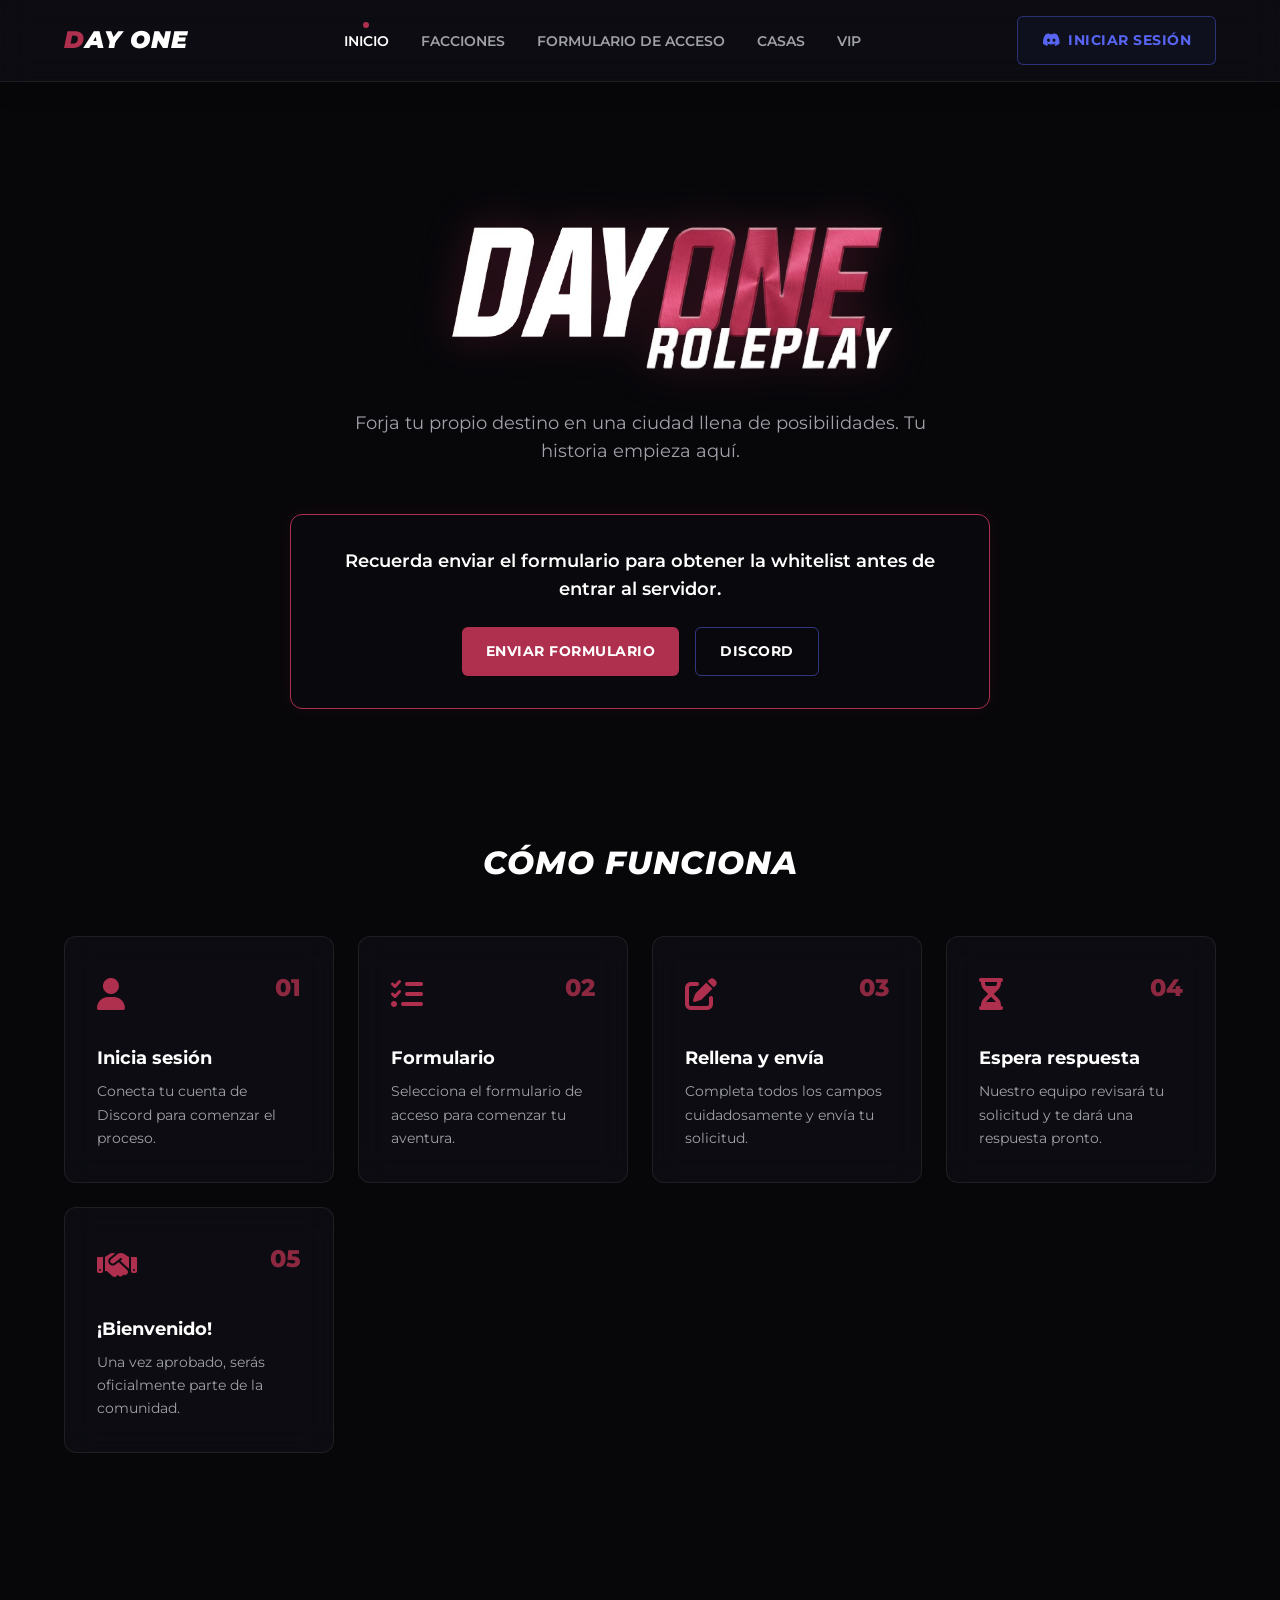
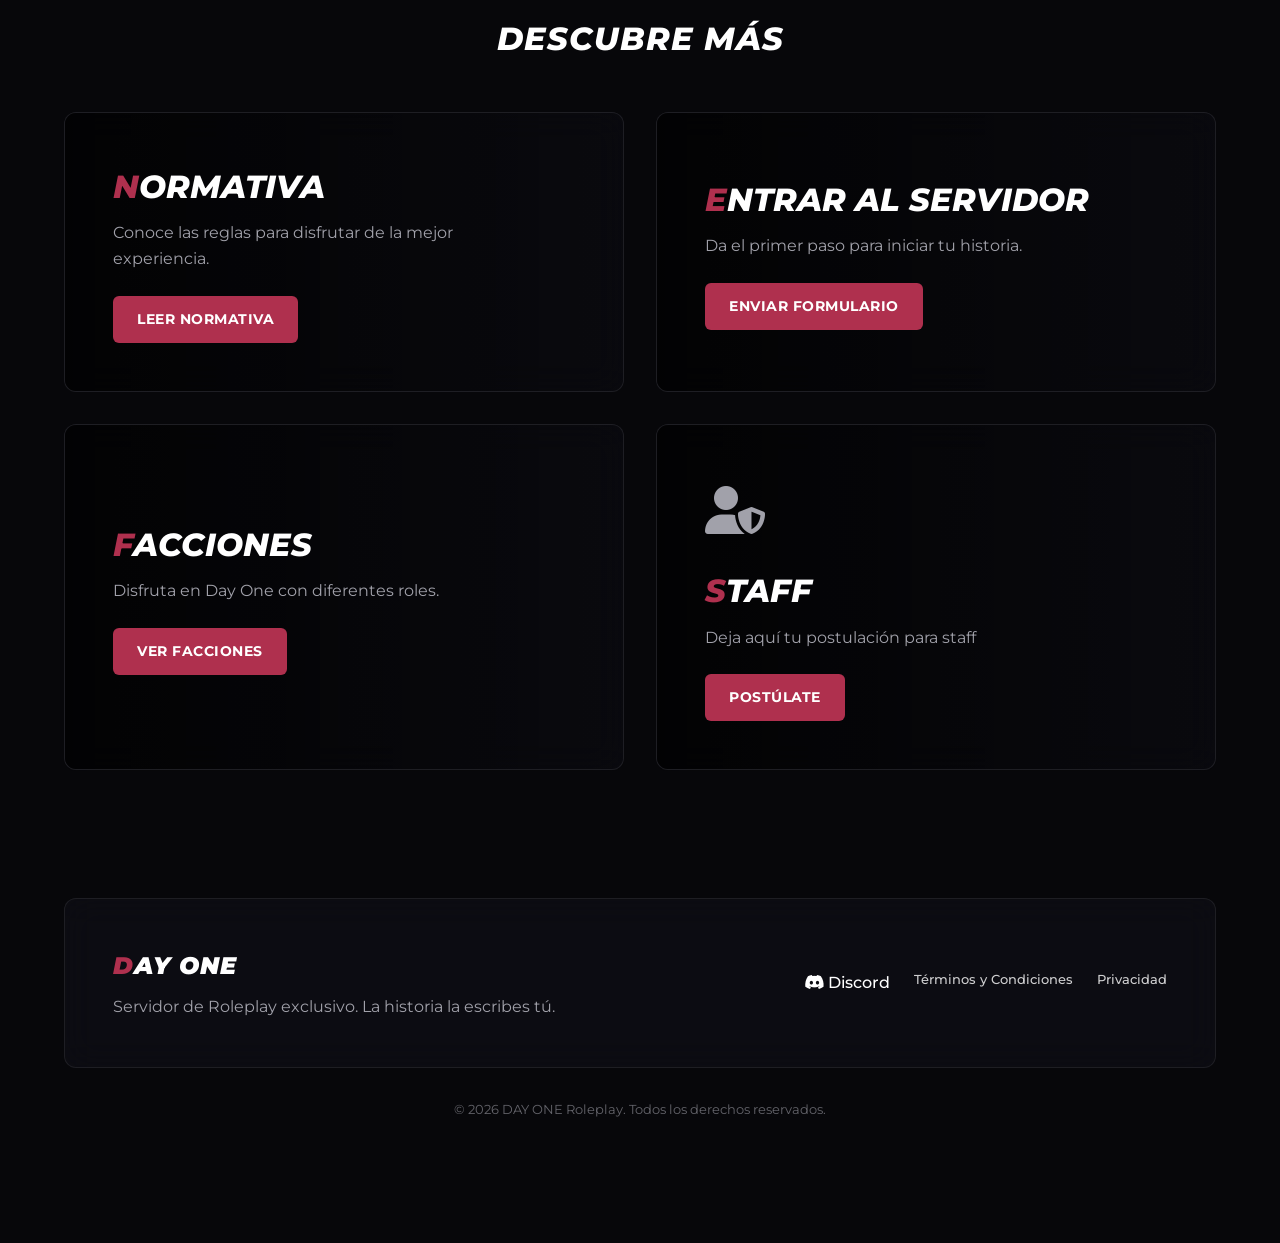
<file: index.html>
<!DOCTYPE html>
<html lang="es">

<head>
    <meta charset="UTF-8">
    <meta name="viewport" content="width=device-width, initial-scale=1.0">
    <title>DAY ONE - Servidor de Roleplay</title>
    <!-- Use Google Fonts (Montserrat for a gaming/modern aesthetic) -->
    <link rel="preconnect" href="https://fonts.googleapis.com">
    <link rel="preconnect" href="https://fonts.gstatic.com" crossorigin>
    <link
        href="https://fonts.googleapis.com/css2?family=Montserrat:ital,wght@0,300;0,400;0,600;0,700;0,800;0,900;1,800;1,900&display=swap"
        rel="stylesheet">
    <!-- Font Awesome for Icons -->
    <link rel="stylesheet" href="https://cdnjs.cloudflare.com/ajax/libs/font-awesome/6.4.0/css/all.min.css">

    <link rel="stylesheet" href="styles.css">
</head>

<body>

    <!-- Background decorative gradients -->
    <div class="bg-glow blue-top"></div>
    <div class="bg-glow pink-bottom"></div>

    <!-- Navigation Bar -->
    <nav class="navbar glass">
        <div class="container nav-container">
            <div class="logo">
                <!-- Puedes sustituir esto por tu imagen de logo. Ejemplo: <img src="assets/tu_imagen.png" alt="DAY ONE"> -->
                <a href="#" class="logo-text">
                    <span class="text-primary">D</span>AY ONE
                </a>
            </div>

            <ul class="nav-links" id="navLinks">
                <li><a href="#" class="active">INICIO</a></li>
                <li><a href="facciones.html">FACCIONES</a></li>
                <li><a href="https://docs.google.com/forms/d/e/1FAIpQLSfUeQKy574hQDw7PgmTMZ7LwbjWmcLIfikVffbPudmNFep9xA/viewform"
                        target="_blank">FORMULARIO DE ACCESO</a></li>
                <li><a href="casas.html">CASAS</a></li>
                <li><a href="vip.html">VIP</a></li>
            </ul>

            <div class="nav-right">
                <a href="https://discord.gg/2w2SakPv6j" target="_blank" class="btn btn-ghost discord-login">
                    <i class="fa-brands fa-discord"></i> INICIAR SESIÓN
                </a>
                <button class="hamburger" id="hamburgerBtn">
                    <i class="fa-solid fa-bars"></i>
                </button>
            </div>
        </div>
    </nav>

    <!-- Hero Section -->
    <header class="hero">
        <div class="container">
            <img class="hero-logo" src="assets/logo-hero.png" alt="DAY ONE ROLEPLAY">
            <p class="hero-desc">Forja tu propio destino en una ciudad llena de posibilidades. Tu historia empieza aquí.
            </p>

            <div class="featured-card glass-glow border-primary">
                <p>Recuerda enviar el formulario para obtener la whitelist antes de entrar al servidor.</p>
                <div class="card-actions">
                    <a href="https://docs.google.com/forms/d/e/1FAIpQLSfUeQKy574hQDw7PgmTMZ7LwbjWmcLIfikVffbPudmNFep9xA/viewform"
                        target="_blank" class="btn btn-primary">ENVIAR FORMULARIO</a>
                    <!-- Discord Link updated as requested -->
                    <a href="https://discord.gg/2w2SakPv6j" target="_blank"
                        class="btn btn-ghost btn-discord-link">DISCORD</a>
                </div>
            </div>
        </div>
    </header>

    <!-- How it Works Section -->
    <section class="how-it-works container">
        <h2 class="section-title">CÓMO FUNCIONA</h2>
        <div class="steps-grid">

            <div class="step-card glass">
                <div class="step-header">
                    <div class="step-icon"><i class="fa-solid fa-user"></i></div>
                    <div class="step-number text-primary">01</div>
                </div>
                <h3>Inicia sesión</h3>
                <p>Conecta tu cuenta de Discord para comenzar el proceso.</p>
            </div>

            <div class="step-card glass">
                <div class="step-header">
                    <div class="step-icon"><i class="fa-solid fa-list-check"></i></div>
                    <div class="step-number text-primary">02</div>
                </div>
                <h3>Formulario</h3>
                <p>Selecciona el formulario de acceso para comenzar tu aventura.</p>
            </div>

            <div class="step-card glass">
                <div class="step-header">
                    <div class="step-icon"><i class="fa-solid fa-pen-to-square"></i></div>
                    <div class="step-number text-primary">03</div>
                </div>
                <h3>Rellena y envía</h3>
                <p>Completa todos los campos cuidadosamente y envía tu solicitud.</p>
            </div>

            <div class="step-card glass">
                <div class="step-header">
                    <div class="step-icon"><i class="fa-solid fa-hourglass-half"></i></div>
                    <div class="step-number text-primary">04</div>
                </div>
                <h3>Espera respuesta</h3>
                <p>Nuestro equipo revisará tu solicitud y te dará una respuesta pronto.</p>
            </div>

            <div class="step-card glass">
                <div class="step-header">
                    <div class="step-icon"><i class="fa-solid fa-handshake"></i></div>
                    <div class="step-number text-primary">05</div>
                </div>
                <h3>¡Bienvenido!</h3>
                <p>Una vez aprobado, serás oficialmente parte de la comunidad.</p>
            </div>

        </div>
    </section>

    <!-- Discover More Section -->
    <section class="discover-more container">
        <h2 class="section-title">DESCUBRE MÁS</h2>
        <div class="cards-grid">

            <div class="large-card glass img-bg">
                <!-- Para poner tus imágenes de fondo, puedes modificar el CSS (.card-normativa) o añadir una imagen aquí -->
                <div class="card-content">
                    <h3><span class="text-primary">N</span>ORMATIVA</h3>
                    <p>Conoce las reglas para disfrutar de la mejor experiencia.</p>
                    <a href="https://day-one.gitbook.io/normativa-oficial-day-one-rp" target="_blank"
                        class="btn btn-primary w-fit mt-4">LEER NORMATIVA</a>
                </div>
            </div>

            <div class="large-card glass img-bg">
                <div class="card-content">
                    <h3><span class="text-primary">E</span>NTRAR AL SERVIDOR</h3>
                    <p>Da el primer paso para iniciar tu historia.</p>
                    <a href="https://docs.google.com/forms/d/e/1FAIpQLSfUeQKy574hQDw7PgmTMZ7LwbjWmcLIfikVffbPudmNFep9xA/viewform"
                        target="_blank" class="btn btn-primary w-fit mt-4">ENVIAR FORMULARIO</a>
                </div>
            </div>

            <div class="large-card glass img-bg split-card">
                <div class="card-content">
                    <h3><span class="text-primary">F</span>ACCIONES</h3>
                    <p>Disfruta en Day One con diferentes roles.</p>
                    <a href="facciones.html" class="btn btn-primary w-fit mt-4">VER FACCIONES</a>
                </div>
            </div>



            <div class="large-card glass img-bg split-card full-width">
                <div class="card-content">
                    <div class="icon-large"><i class="fa-solid fa-user-shield"></i></div>
                    <h3><span class="text-primary">S</span>TAFF</h3>
                    <p>Deja aquí tu postulación para staff</p>
                    <a href="https://docs.google.com/forms/d/e/1FAIpQLSfpYvR2bqRuwPtj0AYIXHo4t832PUCGTHd90vznVv9pT8E_pg/viewform?usp=publish-editor"
                        target="_blank" class="btn btn-primary w-fit mt-4">POSTÚLATE</a>
                </div>
            </div>

        </div>
    </section>

    <!-- Footer -->
    <footer class="footer container">
        <div class="footer-content glass">
            <div class="footer-left">
                <div class="logo-text">
                    <span class="text-primary">D</span>AY ONE
                </div>
                <p class="footer-desc">Servidor de Roleplay exclusivo. La historia la escribes tú.</p>
            </div>
            <div class="footer-links" style="margin-left: auto;">
                <a href="https://discord.gg/2w2SakPv6j" target="_blank"><i class="fa-brands fa-discord"></i> Discord</a>
                <a href="terminos.html" style="font-size: 0.8rem; opacity: 0.8;">Términos y Condiciones</a>
                <a href="privacidad.html" style="font-size: 0.8rem; opacity: 0.8;">Privacidad</a>
            </div>
        </div>
        <p class="copyright">&copy; 2026 DAY ONE Roleplay. Todos los derechos reservados.</p>
    </footer>

    <script>
        // Hamburger Menu Logic
        const hamburgerBtn = document.getElementById('hamburgerBtn');
        const navLinks = document.getElementById('navLinks');

        if (hamburgerBtn && navLinks) {
            hamburgerBtn.addEventListener('click', () => {
                navLinks.classList.toggle('active');
            });
        }
    </script>
</body>

</html>
</file>
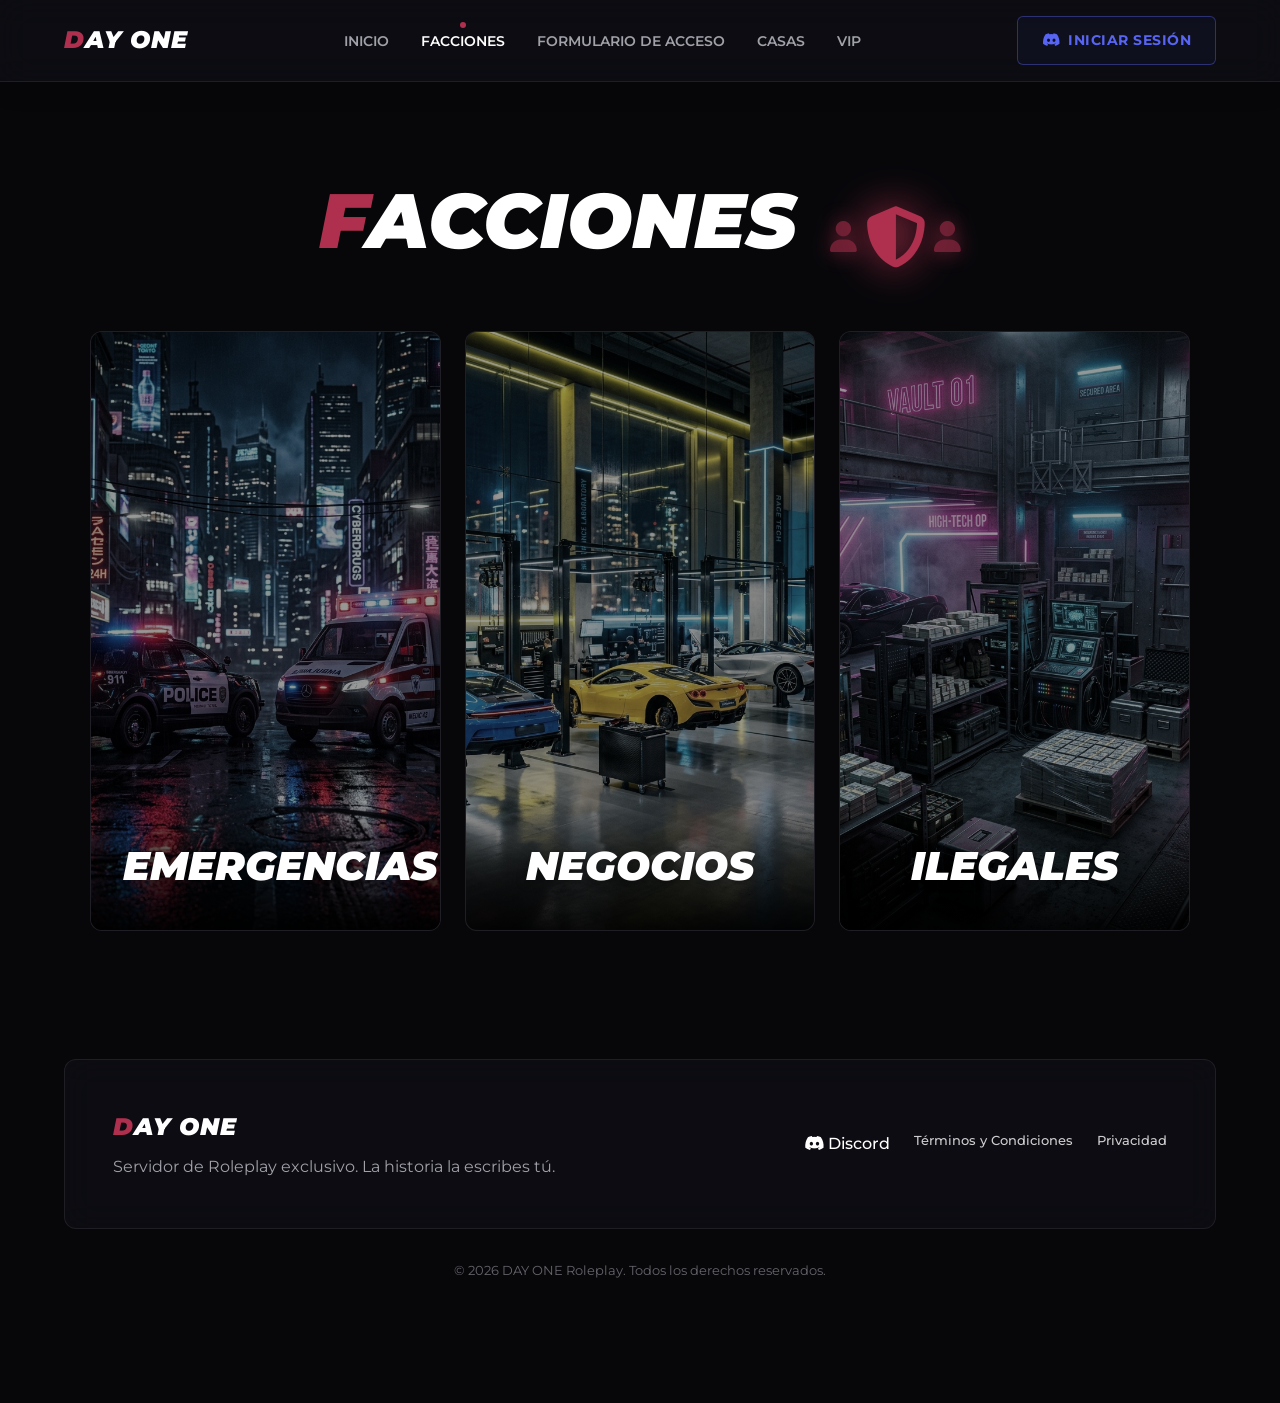
<file: facciones.html>
<!DOCTYPE html>
<html lang="es">

<head>
    <meta charset="UTF-8">
    <meta name="viewport" content="width=device-width, initial-scale=1.0">
    <title>DAY ONE - Facciones</title>
    <link rel="preconnect" href="https://fonts.googleapis.com">
    <link rel="preconnect" href="https://fonts.gstatic.com" crossorigin>
    <link
        href="https://fonts.googleapis.com/css2?family=Montserrat:ital,wght@0,300;0,400;0,600;0,700;0,800;0,900;1,800;1,900&display=swap"
        rel="stylesheet">
    <link rel="stylesheet" href="https://cdnjs.cloudflare.com/ajax/libs/font-awesome/6.4.0/css/all.min.css">

    <link rel="stylesheet" href="styles.css">
</head>

<body>

    <div class="bg-glow blue-top"></div>
    <div class="bg-glow pink-bottom"></div>

    <!-- Navigation Bar -->
    <nav class="navbar glass">
        <div class="container nav-container">
            <div class="logo">
                <a href="index.html" class="logo-text">
                    <span class="text-primary">D</span>AY ONE
                </a>
            </div>

            <ul class="nav-links">
                <li><a href="index.html">INICIO</a></li>
                <li><a href="facciones.html" class="active">FACCIONES</a></li>
                <li><a href="https://docs.google.com/forms/d/e/1FAIpQLSfUeQKy574hQDw7PgmTMZ7LwbjWmcLIfikVffbPudmNFep9xA/viewform"
                        target="_blank">FORMULARIO DE ACCESO</a></li>
                <li><a href="casas.html">CASAS</a></li>
                <li><a href="vip.html">VIP</a></li>
            </ul>

            <div class="nav-right">
                <a href="https://discord.gg/2w2SakPv6j" target="_blank" class="btn btn-ghost discord-login">
                    <i class="fa-brands fa-discord"></i> INICIAR SESIÓN
                </a>
            </div>
        </div>
    </nav>

    <!-- Page Header -->
    <header class="page-header container">
        <h1 class="page-title">
            <span class="text-primary">F</span>ACCIONES
            <span
                style="display: inline-flex; align-items: center; justify-content: center; gap: 8px; margin-left: 10px; color: var(--primary);">
                <i class="fa-solid fa-user"
                    style="font-size: 0.4em; opacity: 0.6; filter: drop-shadow(0 0 10px var(--primary));"></i>
                <i class="fa-solid fa-shield-halved"
                    style="font-size: 0.8em; filter: drop-shadow(0 0 20px var(--primary));"></i>
                <i class="fa-solid fa-user"
                    style="font-size: 0.4em; opacity: 0.6; filter: drop-shadow(0 0 10px var(--primary));"></i>
            </span>
        </h1>

    </header>

    <!-- Main Content -->
    <main class="container">

        <div class="factions-layout">

            <!-- SERVICIOS DE EMERGENCIA -->
            <div class="faction-hero-card toggle-card" onclick="this.classList.toggle('active')">
                <!-- CAMBIA TU IMAGEN AQUÍ (Sustituye el link entre las comillas de src) -->
                <img src="assets/emergencias.png" class="card-bg" alt="Emergencias">
                <div class="card-content-overlay">
                    <h2>Emergencias</h2>
                </div>

                <!-- Opciones Desplegables -->
                <div class="faction-dropdown">
                    <a href="https://discord.gg/ZWsSYaz2dC" target="_blank" class="dropdown-item"
                        onclick="event.stopPropagation()">SAED</a>
                    <a href="https://discord.gg/ScwcvQNUzG" target="_blank" class="dropdown-item"
                        onclick="event.stopPropagation()">SAPD</a>
                </div>
            </div>

            <!-- NEGOCIOS -->
            <a href="https://discord.gg/AW5CTQmkMp" target="_blank" class="faction-hero-card">
                <!-- CAMBIA TU IMAGEN AQUÍ (Sustituye el link entre las comillas de src) -->
                <img src="assets/legales.png" class="card-bg" alt="Legales">
                <div class="card-content-overlay">
                    <h2>Negocios</h2>
                </div>
            </a>

            <!-- ILEGALES -->
            <a href="https://discord.gg/B2jGGtkyCH" target="_blank" class="faction-hero-card">
                <!-- CAMBIA TU IMAGEN AQUÍ (Sustituye el link entre las comillas de src) -->
                <img src="assets/ilegales.png" class="card-bg" alt="Ilegales">
                <div class="card-content-overlay">
                    <h2>Ilegales</h2>
                </div>
            </a>

        </div>

    </main>

    <!-- Footer -->
    <footer class="footer container">
        <div class="footer-content glass">
            <div class="footer-left">
                <div class="logo-text">
                    <span class="text-primary">D</span>AY ONE
                </div>
                <p class="footer-desc">Servidor de Roleplay exclusivo. La historia la escribes tú.</p>
            </div>
            <div class="footer-links" style="margin-left: auto;">
                <a href="https://discord.gg/2w2SakPv6j" target="_blank"><i class="fa-brands fa-discord"></i> Discord</a>
                <a href="terminos.html" style="font-size: 0.8rem; opacity: 0.8;">Términos y Condiciones</a>
                <a href="privacidad.html" style="font-size: 0.8rem; opacity: 0.8;">Privacidad</a>
            </div>
        </div>
        <p class="copyright">&copy; 2026 DAY ONE Roleplay. Todos los derechos reservados.</p>
    </footer>

</body>

</html>
</file>
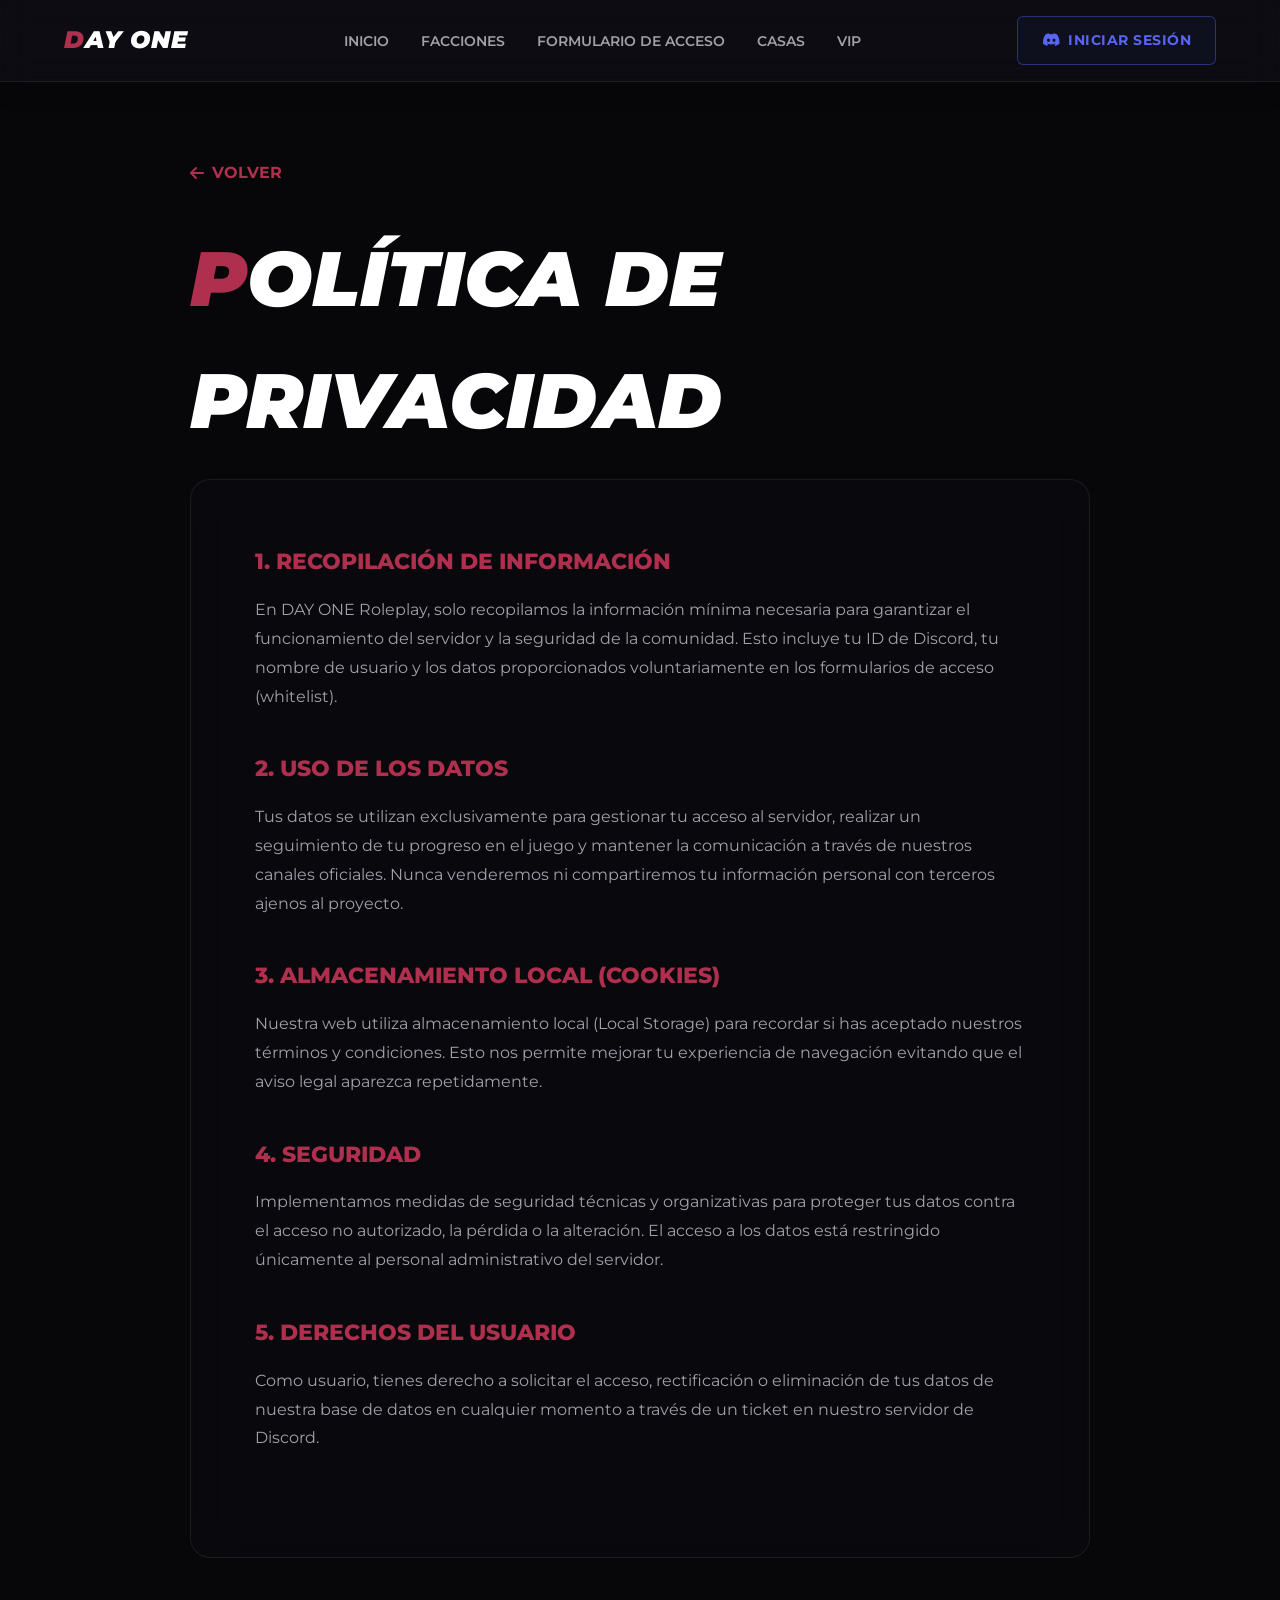
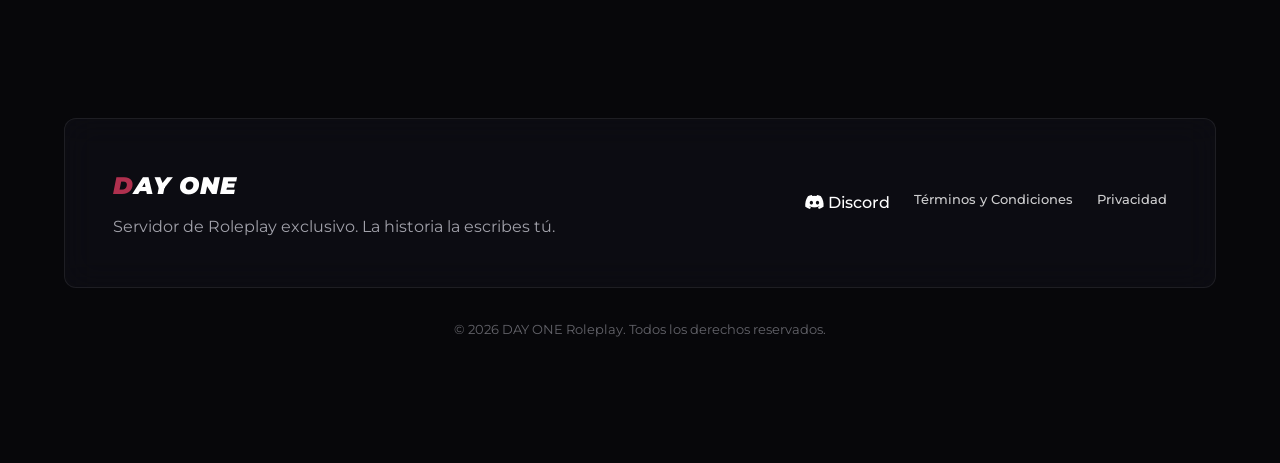
<file: privacidad.html>
<!DOCTYPE html>
<html lang="es">
<head>
    <meta charset="UTF-8">
    <meta name="viewport" content="width=device-width, initial-scale=1.0">
    <title>DAY ONE - Privacidad 🔒</title>
    <link rel="preconnect" href="https://fonts.googleapis.com">
    <link rel="preconnect" href="https://fonts.gstatic.com" crossorigin>
    <link href="https://fonts.googleapis.com/css2?family=Montserrat:ital,wght@0,300;0,400;0,600;0,700;0,800;0,900;1,800;1,900&display=swap" rel="stylesheet">
    <link rel="stylesheet" href="https://cdnjs.cloudflare.com/ajax/libs/font-awesome/6.4.0/css/all.min.css">
    
    <link rel="stylesheet" href="styles.css">
    <style>
        .terms-container {
            max-width: 900px;
            margin: 0 auto;
            padding: 10rem 0 8rem;
        }

        .terms-card {
            padding: 4rem;
            margin-bottom: 2rem;
            background: rgba(10, 10, 15, 0.7);
            border: 1px solid var(--glass-border);
            border-radius: 20px;
            backdrop-filter: blur(20px);
            -webkit-backdrop-filter: blur(20px);
        }

        .terms-section {
            margin-bottom: 2.5rem;
        }

        .terms-section h2 {
            font-size: 1.4rem;
            color: var(--primary);
            margin-bottom: 1rem;
            text-transform: uppercase;
            font-weight: 800;
        }

        .terms-section p {
            color: var(--text-muted);
            font-size: 1rem;
            line-height: 1.8;
            margin-bottom: 1rem;
        }

        .back-link {
            display: inline-flex;
            align-items: center;
            gap: 0.5rem;
            color: var(--primary);
            text-decoration: none;
            font-weight: 700;
            margin-bottom: 2rem;
            transition: transform 0.3s ease;
        }

        .back-link:hover {
            transform: translateX(-5px);
        }
    </style>
</head>
<body>

    <div class="bg-glow blue-top"></div>
    <div class="bg-glow pink-bottom"></div>

    <!-- Navigation Bar -->
    <nav class="navbar glass">
        <div class="container nav-container">
            <div class="logo">
                <a href="index.html" class="logo-text">
                    <span class="text-primary">D</span>AY ONE
                </a>
            </div>
            
            <ul class="nav-links">
                <li><a href="index.html">INICIO</a></li>
                <li><a href="facciones.html">FACCIONES</a></li>
                <li><a href="https://docs.google.com/forms/d/e/1FAIpQLSfUeQKy574hQDw7PgmTMZ7LwbjWmcLIfikVffbPudmNFep9xA/viewform" target="_blank">FORMULARIO DE ACCESO</a></li>
                <li><a href="casas.html">CASAS</a></li>
                <li><a href="vip.html">VIP</a></li>
            </ul>

            <div class="nav-right">
                <a href="https://discord.gg/4UwHEQPs" target="_blank" class="btn btn-ghost discord-login">
                    <i class="fa-brands fa-discord"></i> INICIAR SESIÓN
                </a>
            </div>
        </div>
    </nav>

    <main class="container terms-container">
        <a href="index.html" class="back-link"><i class="fas fa-arrow-left"></i> VOLVER</a>
        <h1 class="page-title text-center"><span class="text-primary">P</span>OLÍTICA DE PRIVACIDAD</h1>
        
        <div class="terms-card">
            <div class="terms-section">
                <h2>1. Recopilación de Información</h2>
                <p>En DAY ONE Roleplay, solo recopilamos la información mínima necesaria para garantizar el funcionamiento del servidor y la seguridad de la comunidad. Esto incluye tu ID de Discord, tu nombre de usuario y los datos proporcionados voluntariamente en los formularios de acceso (whitelist).</p>
            </div>

            <div class="terms-section">
                <h2>2. Uso de los Datos</h2>
                <p>Tus datos se utilizan exclusivamente para gestionar tu acceso al servidor, realizar un seguimiento de tu progreso en el juego y mantener la comunicación a través de nuestros canales oficiales. Nunca venderemos ni compartiremos tu información personal con terceros ajenos al proyecto.</p>
            </div>

            <div class="terms-section">
                <h2>3. Almacenamiento Local (Cookies)</h2>
                <p>Nuestra web utiliza almacenamiento local (Local Storage) para recordar si has aceptado nuestros términos y condiciones. Esto nos permite mejorar tu experiencia de navegación evitando que el aviso legal aparezca repetidamente.</p>
            </div>

            <div class="terms-section">
                <h2>4. Seguridad</h2>
                <p>Implementamos medidas de seguridad técnicas y organizativas para proteger tus datos contra el acceso no autorizado, la pérdida o la alteración. El acceso a los datos está restringido únicamente al personal administrativo del servidor.</p>
            </div>

            <div class="terms-section">
                <h2>5. Derechos del Usuario</h2>
                <p>Como usuario, tienes derecho a solicitar el acceso, rectificación o eliminación de tus datos de nuestra base de datos en cualquier momento a través de un ticket en nuestro servidor de Discord.</p>
            </div>
        </div>
    </main>

    <!-- Footer -->
    <footer class="footer container">
        <div class="footer-content glass">
            <div class="footer-left">
                <div class="logo-text">
                    <span class="text-primary">D</span>AY ONE
                </div>
                <p class="footer-desc">Servidor de Roleplay exclusivo. La historia la escribes tú.</p>
            </div>
            <div class="footer-links" style="margin-left: auto;">
                <a href="https://discord.gg/4UwHEQPs" target="_blank"><i class="fa-brands fa-discord"></i> Discord</a>
                <a href="terminos.html" style="font-size: 0.8rem; opacity: 0.8;">Términos y Condiciones</a>
                <a href="privacidad.html" style="font-size: 0.8rem; opacity: 0.8;">Privacidad</a>
            </div>
        </div>
        <p class="copyright">&copy; 2026 DAY ONE Roleplay. Todos los derechos reservados.</p>
    </footer>

</body>
</html>
</file>
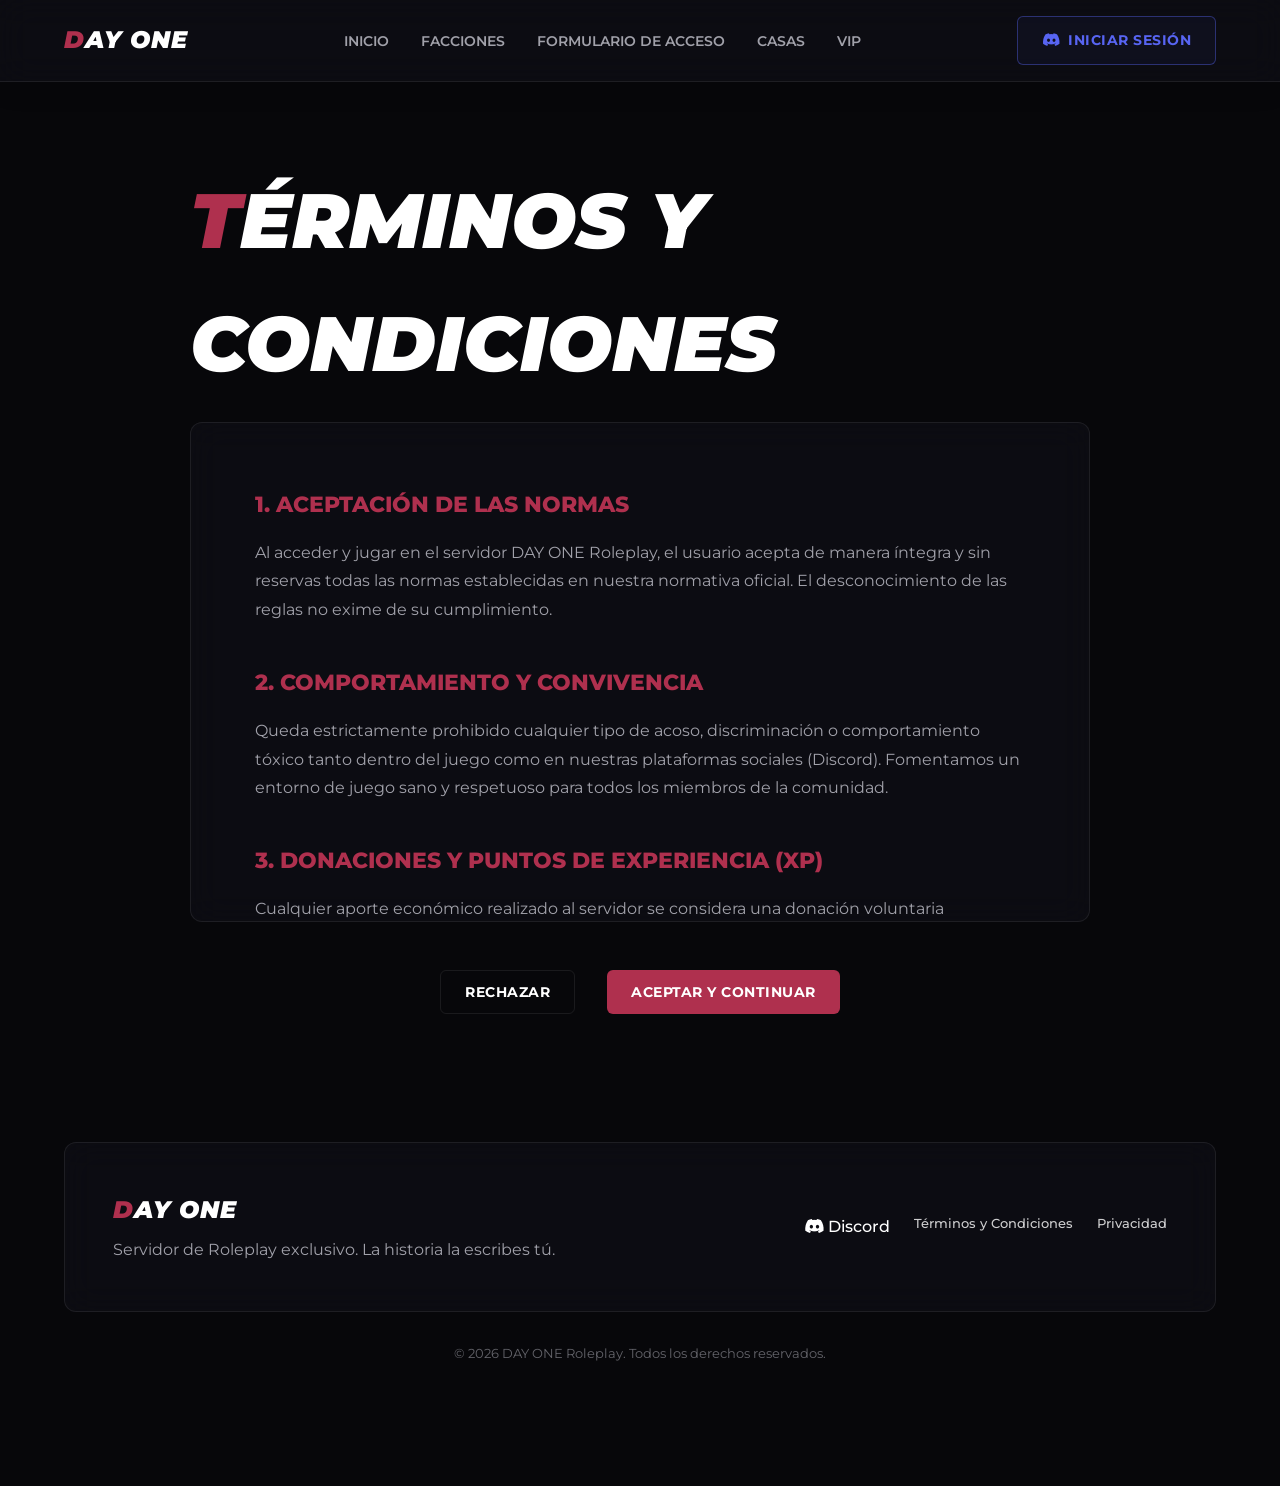
<file: terminos.html>
<!DOCTYPE html>
<html lang="es">
<head>
    <meta charset="UTF-8">
    <meta name="viewport" content="width=device-width, initial-scale=1.0">
    <title>DAY ONE - Términos y Condiciones 📄</title>
    <link rel="preconnect" href="https://fonts.googleapis.com">
    <link rel="preconnect" href="https://fonts.gstatic.com" crossorigin>
    <link href="https://fonts.googleapis.com/css2?family=Montserrat:ital,wght@0,300;0,400;0,600;0,700;0,800;0,900;1,800;1,900&display=swap" rel="stylesheet">
    <link rel="stylesheet" href="https://cdnjs.cloudflare.com/ajax/libs/font-awesome/6.4.0/css/all.min.css">
    
    <link rel="stylesheet" href="styles.css">
    <style>
        .terms-container {
            max-width: 900px;
            margin: 0 auto;
            padding: 10rem 0 8rem;
        }

        .terms-card {
            padding: 4rem;
            margin-bottom: 2rem;
            max-height: 500px;
            overflow-y: auto;
            scrollbar-width: thin;
            scrollbar-color: var(--primary) rgba(255, 255, 255, 0.05);
        }

        .terms-card::-webkit-scrollbar {
            width: 6px;
        }

        .terms-card::-webkit-scrollbar-track {
            background: rgba(255, 255, 255, 0.05);
        }

        .terms-card::-webkit-scrollbar-thumb {
            background-color: var(--primary);
            border-radius: 10px;
        }

        .terms-section {
            margin-bottom: 2.5rem;
        }

        .terms-section h2 {
            font-size: 1.4rem;
            color: var(--primary);
            margin-bottom: 1rem;
            text-transform: uppercase;
            font-weight: 800;
        }

        .terms-section p {
            color: var(--text-muted);
            font-size: 1rem;
            line-height: 1.8;
            margin-bottom: 1rem;
        }

        .terms-actions {
            display: flex;
            justify-content: center;
            gap: 2rem;
            margin-top: 3rem;
        }

        .alert-modal {
            display: none;
            position: fixed;
            top: 50%;
            left: 50%;
            transform: translate(-50%, -50%);
            z-index: 3000;
            padding: 2.5rem;
            text-align: center;
            width: 90%;
            max-width: 450px;
        }

        .overlay {
            display: none;
            position: fixed;
            top: 0;
            left: 0;
            width: 100%;
            height: 100%;
            background: rgba(0, 0, 0, 0.8);
            backdrop-filter: blur(5px);
            z-index: 2999;
        }
    </style>
</head>
<body>

    <div class="bg-glow blue-top"></div>
    <div class="bg-glow pink-bottom"></div>

    <!-- Navigation Bar -->
    <nav class="navbar glass">
        <div class="container nav-container">
            <div class="logo">
                <a href="index.html" class="logo-text">
                    <span class="text-primary">D</span>AY ONE
                </a>
            </div>
            
            <ul class="nav-links">
                <li><a href="index.html">INICIO</a></li>
                <li><a href="facciones.html">FACCIONES</a></li>
                <li><a href="https://docs.google.com/forms/d/e/1FAIpQLSfUeQKy574hQDw7PgmTMZ7LwbjWmcLIfikVffbPudmNFep9xA/viewform" target="_blank">FORMULARIO DE ACCESO</a></li>
                <li><a href="casas.html">CASAS</a></li>
                <li><a href="vip.html">VIP</a></li>
            </ul>

            <div class="nav-right">
                <a href="https://discord.gg/4UwHEQPs" target="_blank" class="btn btn-ghost discord-login">
                    <i class="fa-brands fa-discord"></i> INICIAR SESIÓN
                </a>
            </div>
        </div>
    </nav>

    <main class="container terms-container">
        <h1 class="page-title text-center"><span class="text-primary">T</span>ÉRMINOS Y CONDICIONES</h1>
        
        <div class="terms-card glass">
            <div class="terms-section">
                <h2>1. Aceptación de las Normas</h2>
                <p>Al acceder y jugar en el servidor DAY ONE Roleplay, el usuario acepta de manera íntegra y sin reservas todas las normas establecidas en nuestra normativa oficial. El desconocimiento de las reglas no exime de su cumplimiento.</p>
            </div>

            <div class="terms-section">
                <h2>2. Comportamiento y Convivencia</h2>
                <p>Queda estrictamente prohibido cualquier tipo de acoso, discriminación o comportamiento tóxico tanto dentro del juego como en nuestras plataformas sociales (Discord). Fomentamos un entorno de juego sano y respetuoso para todos los miembros de la comunidad.</p>
            </div>

            <div class="terms-section">
                <h2>3. Donaciones y Puntos de Experiencia (XP)</h2>
                <p>Cualquier aporte económico realizado al servidor se considera una donación voluntaria destinada al mantenimiento y mejora del mismo. Los Puntos de Experiencia (XP) o beneficios VIP otorgados no son reembolsables y no otorgan derechos de propiedad sobre los bienes virtuales.</p>
            </div>

            <div class="terms-section">
                <h2>4. Propiedad Intelectual</h2>
                <p>Todo el contenido original del servidor, incluyendo scripts personalizados, diseños y marcas, son propiedad de DAY ONE Roleplay. Está prohibida su reproducción o uso sin consentimiento previo.</p>
            </div>

            <div class="terms-section">
                <h2>5. Modificaciones de los Términos</h2>
                <p>La administración se reserva el derecho de modificar estos términos en cualquier momento. Los usuarios serán notificados de los cambios significativos a través de nuestros canales oficiales.</p>
            </div>
        </div>

        <div class="terms-actions">
            <button onclick="rechazarTerminos()" class="btn btn-ghost">RECHAZAR</button>
            <button onclick="aceptarTerminos()" class="btn btn-primary">ACEPTAR Y CONTINUAR</button>
        </div>
    </main>

    <!-- Modales Visuales -->
    <div id="overlay" class="overlay"></div>
    <div id="modalAceptar" class="alert-modal glass">
        <h2 class="text-primary">¡GRACIAS!</h2>
        <p>Has aceptado los términos correctamente. Redirigiendo al inicio...</p>
    </div>
    <div id="modalRechazar" class="alert-modal glass">
        <h2 style="color: #ff4757;">ACCESO RESTRINGIDO</h2>
        <p>Debes aceptar los términos para poder participar en DAY ONE. ¿Estás seguro de que quieres salir?</p>
        <div class="mt-4">
            <button onclick="cerrarModal()" class="btn btn-primary">VOLVER A LEER</button>
            <a href="index.html" class="btn btn-ghost">SALIR</a>
        </div>
    </div>

    <!-- Footer -->
    <footer class="footer container">
        <div class="footer-content glass">
            <div class="footer-left">
                <div class="logo-text">
                    <span class="text-primary">D</span>AY ONE
                </div>
                <p class="footer-desc">Servidor de Roleplay exclusivo. La historia la escribes tú.</p>
            </div>
            <div class="footer-links" style="margin-left: auto;">
                <a href="https://discord.gg/4UwHEQPs" target="_blank"><i class="fa-brands fa-discord"></i> Discord</a>
                <a href="terminos.html" style="font-size: 0.8rem; opacity: 0.8;">Términos y Condiciones</a>
                <a href="privacidad.html" style="font-size: 0.8rem; opacity: 0.8;">Privacidad</a>
            </div>
        </div>
        <p class="copyright">&copy; 2026 DAY ONE Roleplay. Todos los derechos reservados.</p>
    </footer>

    <script>
        const overlay = document.getElementById('overlay');
        const modalAceptar = document.getElementById('modalAceptar');
        const modalRechazar = document.getElementById('modalRechazar');

        function aceptarTerminos() {
            localStorage.setItem('terminosAceptados', 'true');
            overlay.style.display = 'block';
            modalAceptar.style.display = 'block';
            
            setTimeout(() => {
                window.location.href = "index.html";
            }, 2500);
        }

        function rechazarTerminos() {
            overlay.style.display = 'block';
            modalRechazar.style.display = 'block';
        }

        function cerrarModal() {
            overlay.style.display = 'none';
            modalAceptar.style.display = 'none';
            modalRechazar.style.display = 'none';
        }
    </script>
</body>
</html>
</file>
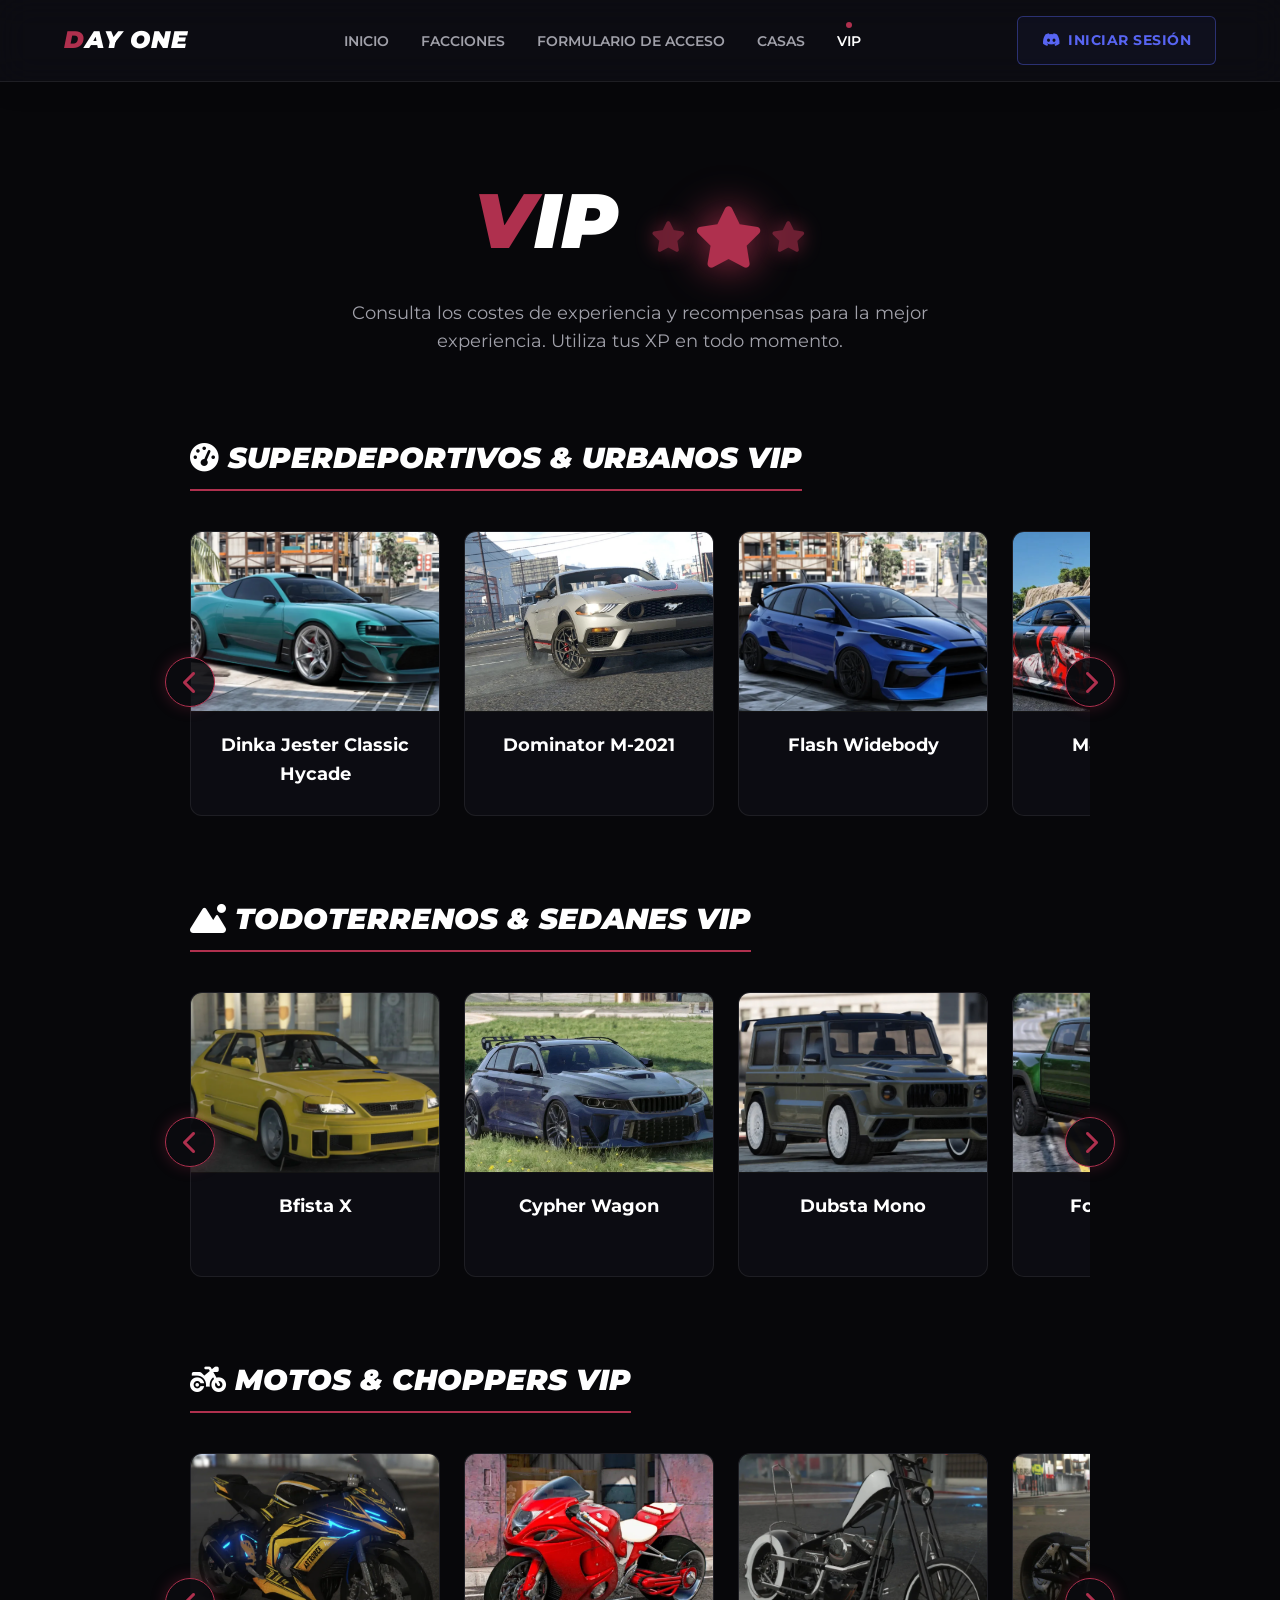
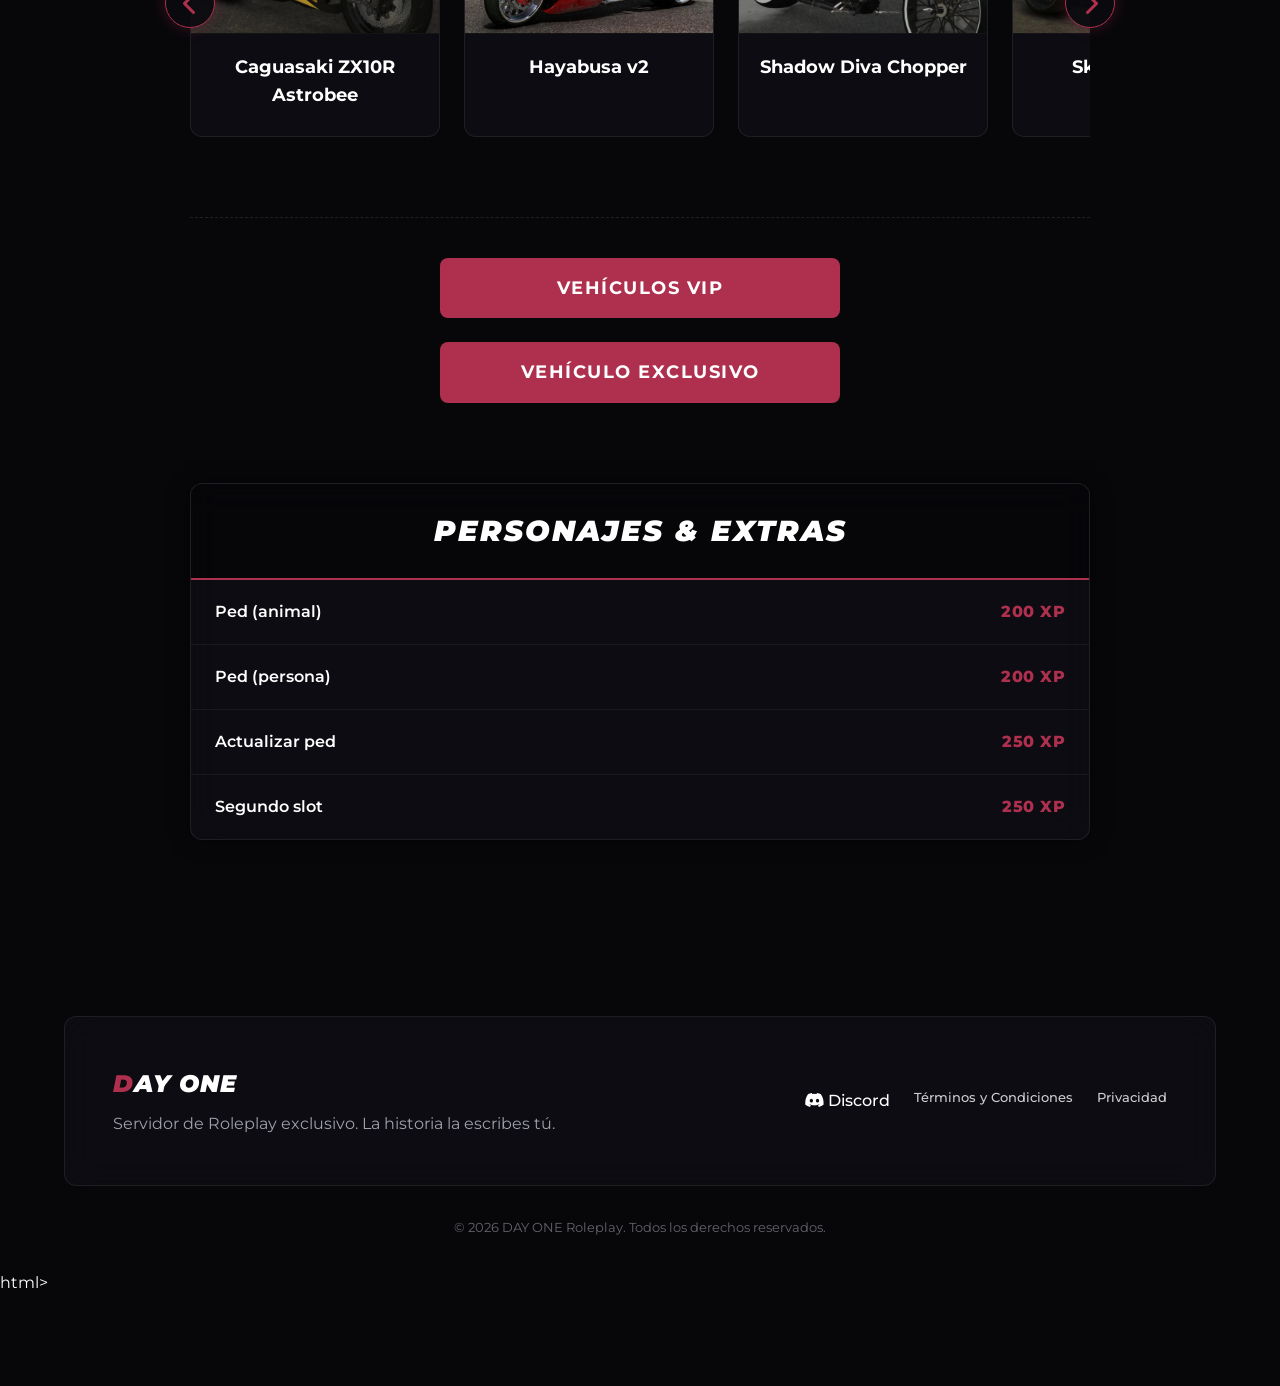
<file: vip.html>
<!DOCTYPE html>
<html lang="es">

<head>
    <meta charset="UTF-8">
    <meta name="viewport" content="width=device-width, initial-scale=1.0">
    <title>DAY ONE - VIP</title>
    <link rel="preconnect" href="https://fonts.googleapis.com">
    <link rel="preconnect" href="https://fonts.gstatic.com" crossorigin>
    <link
        href="https://fonts.googleapis.com/css2?family=Montserrat:ital,wght@0,300;0,400;0,600;0,700;0,800;0,900;1,800;1,900&display=swap"
        rel="stylesheet">
    <link rel="stylesheet" href="https://cdnjs.cloudflare.com/ajax/libs/font-awesome/6.4.0/css/all.min.css">

    <link rel="stylesheet" href="styles.css">
</head>

<body>

    <div class="bg-glow blue-top"></div>
    <div class="bg-glow pink-bottom"></div>

    <!-- Navigation Bar -->
    <nav class="navbar glass">
        <div class="container nav-container">
            <div class="logo">
                <a href="index.html" class="logo-text">
                    <span class="text-primary">D</span>AY ONE
                </a>
            </div>

            <ul class="nav-links" id="navLinks">
                <li><a href="index.html">INICIO</a></li>
                <li><a href="facciones.html">FACCIONES</a></li>
                <li><a href="https://docs.google.com/forms/d/e/1FAIpQLSfUeQKy574hQDw7PgmTMZ7LwbjWmcLIfikVffbPudmNFep9xA/viewform"
                        target="_blank">FORMULARIO DE ACCESO</a></li>
                <li><a href="casas.html">CASAS</a></li>
                <li><a href="vip.html" class="active">VIP</a></li>
            </ul>

            <div class="nav-right">
                <a href="https://discord.gg/2w2SakPv6j" target="_blank" class="btn btn-ghost discord-login">
                    <i class="fa-brands fa-discord"></i> INICIAR SESIÓN
                </a>
                <button class="hamburger" id="hamburgerBtn">
                    <i class="fa-solid fa-bars"></i>
                </button>
            </div>
        </div>
    </nav>

    <!-- Page Header -->
    <header class="page-header container">
        <h1 class="page-title">
            <span class="text-primary">V</span>IP
            <span
                style="display: inline-flex; align-items: center; justify-content: center; gap: 8px; margin-left: 10px; color: var(--primary);">
                <i class="fa-solid fa-star"
                    style="font-size: 0.4em; opacity: 0.6; filter: drop-shadow(0 0 10px var(--primary));"></i>
                <i class="fa-solid fa-star" style="font-size: 0.8em; filter: drop-shadow(0 0 20px var(--primary));"></i>
                <i class="fa-solid fa-star"
                    style="font-size: 0.4em; opacity: 0.6; filter: drop-shadow(0 0 10px var(--primary));"></i>
            </span>
        </h1>
        <p class="hero-desc">Consulta los costes de experiencia y recompensas para la mejor experiencia. Utiliza tus XP
            en todo momento.</p>
    </header>

    <!-- Main Content -->
    <main class="container vip-container">

        <!-- SECCIÓN 1: SUPERDEPORTIVOS & URBANOS VIP -->
        <div class="netflix-section">
            <h2 class="tier-title"><i class="fa-solid fa-gauge-high"></i> SUPERDEPORTIVOS & URBANOS VIP</h2>
            <div class="netflix-row-wrapper">
                <button class="scroll-btn scroll-left"
                    onclick="document.getElementById('row-super').scrollBy({left: -400, behavior: 'smooth'})"><i
                        class="fa-solid fa-chevron-left"></i></button>
                <div class="netflix-row disable-scrollbar" id="row-super">
                    <!-- Dinka Jester Classic Hycade -->
                    <div class="netflix-card" onclick="openModal(this)"
                        data-images="assets/coches vip/Dinka Jester Classic Hycade.png,assets/coches vip/Dinka Jester Classic Hycade2.png">
                        <div class="card-img">
                            <img src="assets/coches vip/Dinka Jester Classic Hycade.png"
                                alt="Dinka Jester Classic Hycade" class="primary-img">
                            <img src="assets/coches vip/Dinka Jester Classic Hycade2.png"
                                alt="Dinka Jester Classic Hycade" class="secondary-img">
                        </div>
                        <div class="card-info">
                            <h4>Dinka Jester Classic Hycade</h4>
                        </div>
                    </div>
                    <!-- Dominator M-2021 -->
                    <div class="netflix-card" onclick="openModal(this)"
                        data-images="assets/coches vip/Dominator M-2021.jpg,assets/coches vip/Dominator M-2021 2.png">
                        <div class="card-img"><img src="assets/coches vip/Dominator M-2021.jpg"
                                alt="Dominator M-2021" class="primary-img"><img
                                src="assets/coches vip/Dominator M-2021 2.png" alt="Dominator M-2021"
                                class="secondary-img"></div>
                        <div class="card-info">
                            <h4>Dominator M-2021</h4>
                        </div>
                    </div>
                    <!-- Flash Widebody -->
                    <div class="netflix-card" onclick="openModal(this)"
                        data-images="assets/coches vip/Flash Widebody.png,assets/coches vip/Flash Widebody2.png">
                        <div class="card-img"><img src="assets/coches vip/Flash Widebody.png" alt="Flash Widebody"
                                class="primary-img"><img src="assets/coches vip/Flash Widebody2.png"
                                alt="Flash Widebody" class="secondary-img"></div>
                        <div class="card-info">
                            <h4>Flash Widebody</h4>
                        </div>
                    </div>
                    <!-- M8 MANSORY -->
                    <div class="netflix-card" onclick="openModal(this)"
                        data-images="assets/coches vip/M8 MANSORY.png,assets/coches vip/M8 MANSORY2.png">
                        <div class="card-img"><img src="assets/coches vip/M8 MANSORY.png" alt="M8 MANSORY"
                                class="primary-img"><img src="assets/coches vip/M8 MANSORY2.png" alt="M8 MANSORY"
                                class="secondary-img"></div>
                        <div class="card-info">
                            <h4>M8 MANSORY</h4>
                        </div>
                    </div>
                    <!-- Misam GT 35 Custom -->
                    <div class="netflix-card" onclick="openModal(this)"
                        data-images="assets/coches vip/Misam GT 35 Custom.png,assets/coches vip/Misam GT 35 Custom2.png">
                        <div class="card-img"><img src="assets/coches vip/Misam GT 35 Custom.png"
                                alt="Misam GT 35 Custom" class="primary-img"><img
                                src="assets/coches vip/Misam GT 35 Custom2.png" alt="Misam GT 35 Custom"
                                class="secondary-img"></div>
                        <div class="card-info">
                            <h4>Misam GT 35 Custom</h4>
                        </div>
                    </div>
                    <!-- Misam R34 -->
                    <div class="netflix-card" onclick="openModal(this)"
                        data-images="assets/coches vip/Misam R34.png,assets/coches vip/Misam R34 2.png">
                        <div class="card-img">
                            <img src="assets/coches vip/Misam R34.png" alt="Misam R34" class="primary-img">
                            <img src="assets/coches vip/Misam R34 2.png" alt="Misam R34" class="secondary-img">
                        </div>
                        <div class="card-info">
                            <h4>Misam R34</h4>
                        </div>
                    </div>
                    <!-- Porxe 911 Babygirl -->
                    <div class="netflix-card" onclick="openModal(this)"
                        data-images="assets/coches vip/Porxe 911 Babygirl.png,assets/coches vip/Porxe 911 Babygirl2.png">
                        <div class="card-img"><img src="assets/coches vip/Porxe 911 Babygirl.png"
                                alt="Porxe 911 Babygirl" class="primary-img"><img
                                src="assets/coches vip/Porxe 911 Babygirl2.png" alt="Porxe 911 Babygirl"
                                class="secondary-img"></div>
                        <div class="card-info">
                            <h4>Porxe 911 Babygirl</h4>
                        </div>
                    </div>
                    <!-- Schlagen Stravik GT Widebody -->
                    <div class="netflix-card" onclick="openModal(this)"
                        data-images="assets/coches vip/Schlagen Stravik GT Widebody.png,assets/coches vip/Schlagen Stravik GT Widebody2.png">
                        <div class="card-img"><img src="assets/coches vip/Schlagen Stravik GT Widebody.png"
                                alt="Schlagen Stravik GT Widebody" class="primary-img"><img
                                src="assets/coches vip/Schlagen Stravik GT Widebody2.png"
                                alt="Schlagen Stravik GT Widebody" class="secondary-img"></div>
                        <div class="card-info">
                            <h4>Schlagen Stravik GT Widebody</h4>
                        </div>
                    </div>
                    <!-- Tempesta Hycade -->
                    <div class="netflix-card" onclick="openModal(this)"
                        data-images="assets/coches vip/Tempesta Hycade.png,assets/coches vip/Tempesta Hycade2.png">
                        <div class="card-img"><img src="assets/coches vip/Tempesta Hycade.png" alt="Tempesta Hycade"
                                class="primary-img"><img src="assets/coches vip/Tempesta Hycade2.png"
                                alt="Tempesta Hycade" class="secondary-img"></div>
                        <div class="card-info">
                            <h4>Tempesta Hycade</h4>
                        </div>
                    </div>
                    <!-- Tempesta Twins -->
                    <div class="netflix-card" onclick="openModal(this)"
                        data-images="assets/coches vip/Tempesta Twins.png,assets/coches vip/Tempesta Twins2.png">
                        <div class="card-img"><img src="assets/coches vip/Tempesta Twins.png" alt="Tempesta Twins"
                                class="primary-img"><img src="assets/coches vip/Tempesta Twins2.png"
                                alt="Tempesta Twins" class="secondary-img"></div>
                        <div class="card-info">
                            <h4>Tempesta Twins</h4>
                        </div>
                    </div>
                    <!-- Thrax Venuum -->
                    <div class="netflix-card" onclick="openModal(this)"
                        data-images="assets/coches vip/Thrax Venuum.png,assets/coches vip/Thrax Venuum2.png">
                        <div class="card-img"><img src="assets/coches vip/Thrax Venuum.png" alt="Thrax Venuum"
                                class="primary-img"><img src="assets/coches vip/Thrax Venuum2.png" alt="Thrax Venuum"
                                class="secondary-img"></div>
                        <div class="card-info">
                            <h4>Thrax Venuum</h4>
                        </div>
                    </div>
                    <!-- Truffade Gyro -->
                    <div class="netflix-card" onclick="openModal(this)"
                        data-images="assets/coches vip/Truffade Gyro.png,assets/coches vip/Truffade Gyro2.png">
                        <div class="card-img"><img src="assets/coches vip/Truffade Gyro.png" alt="Truffade Gyro"
                                class="primary-img"><img src="assets/coches vip/Truffade Gyro2.png" alt="Truffade Gyro"
                                class="secondary-img"></div>
                        <div class="card-info">
                            <h4>Truffade Gyro</h4>
                        </div>
                    </div>
                    <!-- Truffade Nero -->
                    <div class="netflix-card" onclick="openModal(this)"
                        data-images="assets/coches vip/Truffade Nero.png,assets/coches vip/Truffade Nero2.png">
                        <div class="card-img"><img src="assets/coches vip/Truffade Nero.png" alt="Truffade Nero"
                                class="primary-img"><img src="assets/coches vip/Truffade Nero2.png" alt="Truffade Nero"
                                class="secondary-img"></div>
                        <div class="card-info">
                            <h4>Truffade Nero</h4>
                        </div>
                    </div>
                    <!-- Truffade Nexus -->
                    <div class="netflix-card" onclick="openModal(this)"
                        data-images="assets/coches vip/Truffade Nexus.png,assets/coches vip/Truffade Nexus2.png">
                        <div class="card-img"><img src="assets/coches vip/Truffade Nexus.png" alt="Truffade Nexus"
                                class="primary-img"><img src="assets/coches vip/Truffade Nexus2.png"
                                alt="Truffade Nexus" class="secondary-img"></div>
                        <div class="card-info">
                            <h4>Truffade Nexus</h4>
                        </div>
                    </div>
                    <!-- Ubermacht Zion Classic -->
                    <div class="netflix-card" onclick="openModal(this)"
                        data-images="assets/coches vip/Ubermacht Zion Classic.png,assets/coches vip/Ubermacht Zion Classic2.png">
                        <div class="card-img"><img src="assets/coches vip/Ubermacht Zion Classic.png"
                                alt="Ubermacht Zion Classic" class="primary-img"><img
                                src="assets/coches vip/Ubermacht Zion Classic2.png" alt="Ubermacht Zion Classic"
                                class="secondary-img"></div>
                        <div class="card-info">
                            <h4>Ubermacht Zion Classic</h4>
                        </div>
                    </div>
                    <!-- Vmv M3 E46 -->
                    <div class="netflix-card" onclick="openModal(this)"
                        data-images="assets/coches vip/Vmv M3 E46.png,assets/coches vip/Vmv M3 E462.png">
                        <div class="card-img"><img src="assets/coches vip/Vmv M3 E46.png" alt="Vmv M3 E46"
                                class="primary-img"><img src="assets/coches vip/Vmv M3 E462.png" alt="Vmv M3 E46"
                                class="secondary-img"></div>
                        <div class="card-info">
                            <h4>Vmv M3 E46</h4>
                        </div>
                    </div>
                    <!-- ZR350 Hycade -->
                    <div class="netflix-card" onclick="openModal(this)"
                        data-images="assets/coches vip/ZR350 Hycade.png,assets/coches vip/ZR350 Hycade2.png">
                        <div class="card-img"><img src="assets/coches vip/ZR350 Hycade.png" alt="ZR350 Hycade"
                                class="primary-img"><img src="assets/coches vip/ZR350 Hycade2.png" alt="ZR350 Hycade"
                                class="secondary-img"></div>
                        <div class="card-info">
                            <h4>ZR350 Hycade</h4>
                        </div>
                    </div>
                    <!-- ZR350 Piston Zero -->
                    <div class="netflix-card" onclick="openModal(this)"
                        data-images="assets/coches vip/ZR350 Piston Zero.png,assets/coches vip/ZR350 Piston Zero2.png">
                        <div class="card-img"><img src="assets/coches vip/ZR350 Piston Zero.png" alt="ZR350 Piston Zero"
                                class="primary-img"><img src="assets/coches vip/ZR350 Piston Zero2.png"
                                alt="ZR350 Piston Zero" class="secondary-img"></div>
                        <div class="card-info">
                            <h4>ZR350 Piston Zero</h4>
                        </div>
                    </div>
                    <!-- Karin Sultan 86 -->
                    <div class="netflix-card" onclick="openModal(this)"
                        data-images="assets/coches vip/Karin GT86 Sakura.png,assets/coches vip/Karin GT86 Sakura2.png,assets/coches vip/Karin GT86 Samurai.png,assets/coches vip/Karin GT86 Samurai2.png">
                        <div class="card-img">
                            <img src="assets/coches vip/Karin GT86 Sakura.png" alt="Karin Sultan 86"
                                class="primary-img">
                            <img src="assets/coches vip/Karin GT86 Samurai.png" alt="Karin Sultan 86"
                                class="secondary-img">
                        </div>
                        <div class="card-info">
                            <h4>Karin Sultan 86</h4>
                        </div>
                    </div>
                    <!-- Vmv E39 Chaos -->
                    <div class="netflix-card" onclick="openModal(this)"
                        data-images="assets/coches vip/Vmv E39 Chaos.png,assets/coches vip/Vmv E39 Chaos2.png">
                        <div class="card-img">
                            <img src="assets/coches vip/Vmv E39 Chaos.png" alt="Vmv E39 Chaos" class="primary-img">
                            <img src="assets/coches vip/Vmv E39 Chaos2.png" alt="Vmv E39 Chaos" class="secondary-img">
                        </div>
                        <div class="card-info">
                            <h4>Vmv E39 Chaos</h4>
                        </div>
                    </div>
                </div>
                <button class="scroll-btn scroll-right"
                    onclick="document.getElementById('row-super').scrollBy({left: 400, behavior: 'smooth'})"><i
                        class="fa-solid fa-chevron-right"></i></button>
            </div>
        </div>

        <!-- SECCIÓN 2: TODOTERRENOS & SEDANES VIP -->
        <div class="netflix-section">
            <h2 class="tier-title"><i class="fa-solid fa-mountain-sun"></i> TODOTERRENOS & SEDANES VIP</h2>
            <div class="netflix-row-wrapper">
                <button class="scroll-btn scroll-left"
                    onclick="document.getElementById('row-suv').scrollBy({left: -400, behavior: 'smooth'})"><i
                        class="fa-solid fa-chevron-left"></i></button>
                <div class="netflix-row disable-scrollbar" id="row-suv">
                    <!-- Bfista X -->
                    <div class="netflix-card" onclick="openModal(this)"
                        data-images="assets/coches vip/Bfista X.png,assets/coches vip/Bfista X2.png">
                        <div class="card-img"><img src="assets/coches vip/Bfista X.png" alt="Bfista X"
                                class="primary-img"><img src="assets/coches vip/Bfista X2.png" alt="Bfista X"
                                class="secondary-img"></div>
                        <div class="card-info">
                            <h4>Bfista X</h4>
                        </div>
                    </div>
                    <!-- Cypher Wagon -->
                    <div class="netflix-card" onclick="openModal(this)"
                        data-images="assets/coches vip/Cypher Wagon.png,assets/coches vip/Cypher Wagon2.png">
                        <div class="card-img"><img src="assets/coches vip/Cypher Wagon.png" alt="Cypher Wagon"
                                class="primary-img"><img src="assets/coches vip/Cypher Wagon2.png" alt="Cypher Wagon"
                                class="secondary-img"></div>
                        <div class="card-info">
                            <h4>Cypher Wagon</h4>
                        </div>
                    </div>
                    <!-- Dubsta Mono -->
                    <div class="netflix-card" onclick="openModal(this)"
                        data-images="assets/coches vip/Dubsta Mono.png,assets/coches vip/Dubsta Mono2.png">
                        <div class="card-img"><img src="assets/coches vip/Dubsta Mono.png" alt="Dubsta Mono"
                                class="primary-img"><img src="assets/coches vip/Dubsta Mono2.png" alt="Dubsta Mono"
                                class="secondary-img"></div>
                        <div class="card-info">
                            <h4>Dubsta Mono</h4>
                        </div>
                    </div>
                    <!-- Fork Ram TRX -->
                    <div class="netflix-card" onclick="openModal(this)"
                        data-images="assets/coches vip/Fork Ram TRX.png,assets/coches vip/Fork Ram TRX2.png">
                        <div class="card-img"><img src="assets/coches vip/Fork Ram TRX.png" alt="Fork Ram TRX"
                                class="primary-img"><img src="assets/coches vip/Fork Ram TRX2.png" alt="Fork Ram TRX"
                                class="secondary-img"></div>
                        <div class="card-info">
                            <h4>Fork Ram TRX</h4>
                        </div>
                    </div>
                    <!-- Misam Titan 17 -->
                    <div class="netflix-card" onclick="openModal(this)"
                        data-images="assets/coches vip/Misam Titan 17.png,assets/coches vip/Misam Titan 172.png">
                        <div class="card-img"><img src="assets/coches vip/Misam Titan 17.png" alt="Misam Titan 17"
                                class="primary-img"><img src="assets/coches vip/Misam Titan 172.png"
                                alt="Misam Titan 17" class="secondary-img"></div>
                        <div class="card-info">
                            <h4>Misam Titan 17</h4>
                        </div>
                    </div>
                    <!-- Perfebes C63 -->
                    <div class="netflix-card" onclick="openModal(this)"
                        data-images="assets/coches vip/Perfebes C63.png,assets/coches vip/Perfebes C632.png">
                        <div class="card-img"><img src="assets/coches vip/Perfebes C63.png" alt="Perfebes C63"
                                class="primary-img"><img src="assets/coches vip/Perfebes C632.png" alt="Perfebes C63"
                                class="secondary-img"></div>
                        <div class="card-info">
                            <h4>Perfebes C63</h4>
                        </div>
                    </div>
                    <!-- Perfebes S500 Mansory -->
                    <div class="netflix-card" onclick="openModal(this)"
                        data-images="assets/coches vip/Perfebes S500 Mansory.png,assets/coches vip/Perfebes S500 Mansory2.png">
                        <div class="card-img"><img src="assets/coches vip/Perfebes S500 Mansory.png"
                                alt="Perfebes S500 Mansory" class="primary-img"><img
                                src="assets/coches vip/Perfebes S500 Mansory2.png" alt="Perfebes S500 Mansory"
                                class="secondary-img"></div>
                        <div class="card-info">
                            <h4>Perfebes S500 Mansory</h4>
                        </div>
                    </div>
                    <!-- Rebla G-SUV -->
                    <div class="netflix-card" onclick="openModal(this)"
                        data-images="assets/coches vip/Rebla G-SUV.png,assets/coches vip/Rebla G-SUV2.png">
                        <div class="card-img"><img src="assets/coches vip/Rebla G-SUV.png" alt="Rebla G-SUV"
                                class="primary-img"><img src="assets/coches vip/Rebla G-SUV2.png" alt="Rebla G-SUV"
                                class="secondary-img"></div>
                        <div class="card-info">
                            <h4>Rebla G-SUV</h4>
                        </div>
                    </div>
                    <!-- Riabu TF -->
                    <div class="netflix-card" onclick="openModal(this)"
                        data-images="assets/coches vip/Riabu TF.png,assets/coches vip/Riabu TF2.png">
                        <div class="card-img"><img src="assets/coches vip/Riabu TF.png" alt="Riabu TF"
                                class="primary-img"><img src="assets/coches vip/Riabu TF2.png" alt="Riabu TF"
                                class="secondary-img"></div>
                        <div class="card-info">
                            <h4>Riabu TF</h4>
                        </div>
                    </div>
                    <!-- Riata X -->
                    <div class="netflix-card" onclick="openModal(this)"
                        data-images="assets/coches vip/Riata X.png,assets/coches vip/Riata X2.png">
                        <div class="card-img"><img src="assets/coches vip/Riata X.png" alt="Riata X"
                                class="primary-img"><img src="assets/coches vip/Riata X2.png" alt="Riata X"
                                class="secondary-img"></div>
                        <div class="card-info">
                            <h4>Riata X</h4>
                        </div>
                    </div>
                    <!-- Roxanne Custom Widebody -->
                    <div class="netflix-card" onclick="openModal(this)"
                        data-images="assets/coches vip/Roxanne Custom Widebody.png,assets/coches vip/Roxanne Custom Widebody2.png">
                        <div class="card-img"><img src="assets/coches vip/Roxanne Custom Widebody.png"
                                alt="Roxanne Custom Widebody" class="primary-img"><img
                                src="assets/coches vip/Roxanne Custom Widebody2.png" alt="Roxanne Custom Widebody"
                                class="secondary-img"></div>
                        <div class="card-info">
                            <h4>Roxanne Custom Widebody</h4>
                        </div>
                    </div>
                    <!-- Toros XG -->
                    <div class="netflix-card" onclick="openModal(this)"
                        data-images="assets/coches vip/Toros XG.png,assets/coches vip/Toros XG2.png">
                        <div class="card-img"><img src="assets/coches vip/Toros XG.png" alt="Toros XG"
                                class="primary-img"><img src="assets/coches vip/Toros XG2.png" alt="Toros XG"
                                class="secondary-img"></div>
                        <div class="card-info">
                            <h4>Toros XG</h4>
                        </div>
                    </div>
                </div>
                <button class="scroll-btn scroll-right"
                    onclick="document.getElementById('row-suv').scrollBy({left: 400, behavior: 'smooth'})"><i
                        class="fa-solid fa-chevron-right"></i></button>
            </div>
        </div>

        <!-- SECCIÓN 3: MOTOS & CHOPPERS VIP -->
        <div class="netflix-section">
            <h2 class="tier-title"><i class="fa-solid fa-motorcycle"></i> MOTOS & CHOPPERS VIP</h2>
            <div class="netflix-row-wrapper">
                <button class="scroll-btn scroll-left"
                    onclick="document.getElementById('row-motos').scrollBy({left: -400, behavior: 'smooth'})"><i
                        class="fa-solid fa-chevron-left"></i></button>
                <div class="netflix-row disable-scrollbar" id="row-motos">
                    <!-- Caguasaki ZX10R Astrobee -->
                    <div class="netflix-card" onclick="openModal(this)"
                        data-images="assets/coches vip/Caguasaki ZX10R Astrobee.png,assets/coches vip/Caguasaki ZX10R Astrobee2.png">
                        <div class="card-img"><img src="assets/coches vip/Caguasaki ZX10R Astrobee.png"
                                alt="Caguasaki ZX10R Astrobee" class="primary-img"><img
                                src="assets/coches vip/Caguasaki ZX10R Astrobee2.png" alt="Caguasaki ZX10R Astrobee"
                                class="secondary-img"></div>
                        <div class="card-info">
                            <h4>Caguasaki ZX10R Astrobee</h4>
                        </div>
                    </div>
                    <!-- Hayabusa v2 -->
                    <div class="netflix-card" onclick="openModal(this)"
                        data-images="assets/coches vip/Hayabusa v2.png,assets/coches vip/Hayabusa v22.png">
                        <div class="card-img"><img src="assets/coches vip/Hayabusa v2.png" alt="Hayabusa v2"
                                class="primary-img"><img src="assets/coches vip/Hayabusa v22.png" alt="Hayabusa v2"
                                class="secondary-img"></div>
                        <div class="card-info">
                            <h4>Hayabusa v2</h4>
                        </div>
                    </div>
                    <!-- Shadow Diva Chopper -->
                    <div class="netflix-card" onclick="openModal(this)"
                        data-images="assets/coches vip/Shadow Diva Chopper.png,assets/coches vip/Shadow Diva Chopper2.png">
                        <div class="card-img"><img src="assets/coches vip/Shadow Diva Chopper.png"
                                alt="Shadow Diva Chopper" class="primary-img"><img
                                src="assets/coches vip/Shadow Diva Chopper2.png" alt="Shadow Diva Chopper"
                                class="secondary-img"></div>
                        <div class="card-info">
                            <h4>Shadow Diva Chopper</h4>
                        </div>
                    </div>
                    <!-- Skull Chopper -->
                    <div class="netflix-card" onclick="openModal(this)"
                        data-images="assets/coches vip/Skull Chopper.png,assets/coches vip/Skull Chopper2.png">
                        <div class="card-img"><img src="assets/coches vip/Skull Chopper.png" alt="Skull Chopper"
                                class="primary-img"><img src="assets/coches vip/Skull Chopper2.png" alt="Skull Chopper"
                                class="secondary-img"></div>
                        <div class="card-info">
                            <h4>Skull Chopper</h4>
                        </div>
                    </div>
                    <!-- Victory Chopper -->
                    <div class="netflix-card" onclick="openModal(this)"
                        data-images="assets/coches vip/Victory Chopper.png,assets/coches vip/Victory Chopper2.png">
                        <div class="card-img"><img src="assets/coches vip/Victory Chopper.png" alt="Victory Chopper"
                                class="primary-img"><img src="assets/coches vip/Victory Chopper2.png"
                                alt="Victory Chopper" class="secondary-img"></div>
                        <div class="card-info">
                            <h4>Victory Chopper</h4>
                        </div>
                    </div>
                    <!-- Volva Chopper -->
                    <div class="netflix-card" onclick="openModal(this)"
                        data-images="assets/coches vip/Volva Chopper.png,assets/coches vip/Volva Chopper2.png">
                        <div class="card-img"><img src="assets/coches vip/Volva Chopper.png" alt="Volva Chopper"
                                class="primary-img"><img src="assets/coches vip/Volva Chopper2.png" alt="Volva Chopper"
                                class="secondary-img"></div>
                        <div class="card-info">
                            <h4>Volva Chopper</h4>
                        </div>
                    </div>
                    <!-- X450 Crossbike -->
                    <div class="netflix-card" onclick="openModal(this)"
                        data-images="assets/coches vip/X450 Crossbike.png,assets/coches vip/X450 Crossbike2.png">
                        <div class="card-img"><img src="assets/coches vip/X450 Crossbike.png" alt="X450 Crossbike"
                                class="primary-img"><img src="assets/coches vip/X450 Crossbike2.png"
                                alt="X450 Crossbike" class="secondary-img"></div>
                        <div class="card-info">
                            <h4>X450 Crossbike</h4>
                        </div>
                    </div>
                </div>
                <button class="scroll-btn scroll-right"
                    onclick="document.getElementById('row-motos').scrollBy({left: 400, behavior: 'smooth'})"><i
                        class="fa-solid fa-chevron-right"></i></button>
            </div>
        </div>
        </div>

        <!-- Botones Vehículos Centrales -->
        <div class="vip-buttons-section">
            <a href="https://discord.com/channels/1479673755373666376/1479673756787015743/1482013674242703462"
                target="_blank" class="btn btn-primary btn-large">VEHÍCULOS VIP</a>
            <a href="https://discord.com/channels/1479673755373666376/1479673756787015743/1482013674242703462"
                target="_blank" class="btn btn-primary btn-large">VEHÍCULO EXCLUSIVO</a>
        </div>



        <table class="vip-table">
            <thead>
                <tr class="table-category">
                    <th colspan="2">PERSONAJES & EXTRAS</th>
                </tr>
            </thead>
            <tbody>
                <tr onclick="window.open('https://discord.com/channels/1479673755373666376/1479673756787015743/1482013674242703462', '_blank')"
                    style="cursor: pointer;">
                    <td>Ped (animal)</td>
                    <td><span class="text-primary">200 XP</span></td>
                </tr>
                <tr onclick="window.open('https://discord.com/channels/1479673755373666376/1479673756787015743/1482013674242703462', '_blank')"
                    style="cursor: pointer;">
                    <td>Ped (persona)</td>
                    <td><span class="text-primary">200 XP</span></td>
                </tr>
                <tr onclick="window.open('https://discord.com/channels/1479673755373666376/1479673756787015743/1482013674242703462', '_blank')"
                    style="cursor: pointer;">
                    <td>Actualizar ped</td>
                    <td><span class="text-primary">250 XP</span></td>
                </tr>
                <tr onclick="window.open('https://discord.com/channels/1479673755373666376/1479673756787015743/1482013674242703462', '_blank')"
                    style="cursor: pointer;">
                    <td>Segundo slot</td>
                    <td><span class="text-primary">250 XP</span></td>
                </tr>
            </tbody>
        </table>

    </main>

    <!-- Footer -->
    <footer class="footer container">
        <div class="footer-content glass">
            <div class="footer-left">
                <div class="logo-text">
                    <span class="text-primary">D</span>AY ONE
                </div>
                <p class="footer-desc">Servidor de Roleplay exclusivo. La historia la escribes tú.</p>
            </div>
            <div class="footer-links" style="margin-left: auto;">
                <a href="https://discord.gg/2w2SakPv6j" target="_blank"><i class="fa-brands fa-discord"></i> Discord</a>
                <a href="terminos.html" style="font-size: 0.8rem; opacity: 0.8;">Términos y Condiciones</a>
                <a href="privacidad.html" style="font-size: 0.8rem; opacity: 0.8;">Privacidad</a>
            </div>
        </div>
        <p class="copyright">&copy; 2026 DAY ONE Roleplay. Todos los derechos reservados.</p>
    </footer>

    <!-- Image Expansion Modal -->
    <div id="imageModal" class="modal">
        <div class="modal-content" id="modalImageContainer">
            <!-- Dynamically filled via JS -->
        </div>
    </div>

    <!-- Scripts -->
    <script>
        let currentImageIndex = 0;
        let modalImages = [];

        function openModal(element) {
            const modal = document.getElementById("imageModal");
            const modalContent = document.getElementById("modalImageContainer");
            const imagesAttr = element.getAttribute("data-images");
            const titleText = element.querySelector("h4").innerText;

            modalImages = imagesAttr ? imagesAttr.split(",").map(s => s.trim()) : [];
            currentImageIndex = 0;

            modalContent.innerHTML = `
                <div class="close-modal" onclick="closeModal()"><i class="fa-solid fa-xmark"></i></div>
                <h4 class="modal-title">${titleText}</h4>
                <div class="carousel-stage">
                    <img id="carouselMainImg" src="${modalImages[0]}" alt="Vehicle">
                    ${modalImages.length > 1 ? `
                        <div class="carousel-nav">
                            <button class="carousel-btn prev" onclick="changeImage(-1)"><i class="fa-solid fa-chevron-left"></i></button>
                            <button class="carousel-btn next" onclick="changeImage(1)"><i class="fa-solid fa-chevron-right"></i></button>
                        </div>
                    ` : ''}
                </div>
                <div class="carousel-thumbnails" id="thumbRow">
                    ${modalImages.map((src, i) => `
                        <div class="thumb-item ${i === 0 ? 'active' : ''}" onclick="goToImage(${i})">
                            <img src="${src}" alt="Thumb">
                        </div>
                    `).join('')}
                </div>
            `;

            modal.style.display = "flex";
            document.body.style.overflow = "hidden";
        }

        function changeImage(step) {
            currentImageIndex = (currentImageIndex + step + modalImages.length) % modalImages.length;
            updateCarousel();
        }

        function goToImage(index) {
            currentImageIndex = index;
            updateCarousel();
        }

        function updateCarousel() {
            const img = document.getElementById("carouselMainImg");
            const thumbs = document.querySelectorAll(".thumb-item");

            img.style.opacity = "0";
            img.style.transform = "scale(0.95)";

            setTimeout(() => {
                img.src = modalImages[currentImageIndex];
                img.style.opacity = "1";
                img.style.transform = "scale(1)";
            }, 250);

            thumbs.forEach((thumb, i) => {
                thumb.classList.toggle("active", i === currentImageIndex);
            });
        }

        function closeModal() {
            document.getElementById("imageModal").style.display = "none";
            document.body.style.overflow = "auto";
        }

        window.onclick = function (event) {
            const modal = document.getElementById("imageModal");
            if (event.target == modal) {
                closeModal();
            }
        }

        document.addEventListener('keydown', (e) => {
            if (e.key === "Escape") closeModal();
            const modal = document.getElementById("imageModal");
            if (modal.style.display === "flex") {
                if (e.key === "ArrowLeft") changeImage(-1);
                if (e.key === "ArrowRight") changeImage(1);
            }
        });

        // Hamburger Menu Logic
        const hamburgerBtn = document.getElementById('hamburgerBtn');
        const navLinks = document.getElementById('navLinks');

        if (hamburgerBtn && navLinks) {
            hamburgerBtn.addEventListener('click', () => {
                navLinks.classList.toggle('active');
            });
        }
    </script>
</body>

</html>
html>


</html>
</file>
<file: styles.css>
/* Variables y reset */
:root {
  --primary: #AF304E;
  /* Red/Pink accent color from DAY ONE logo */
  --primary-hover: #C33C5F;
  --bg-dark: #07070a;
  --surface: rgba(22, 22, 30, 0.4);
  --glass-border: rgba(255, 255, 255, 0.08);
  --text-main: #ffffff;
  --text-muted: #a1a1aa;
}

* {
  margin: 0;
  padding: 0;
  box-sizing: border-box;
}

html, body {
  font-family: 'Montserrat', sans-serif;
  background-color: var(--bg-dark);
  color: var(--text-main);
  line-height: 1.6;
  overflow-x: hidden;
  max-width: 100%;
  width: 100%;
  position: relative;
}

/* Pseudo background gradients (gta style vibe) */
.bg-glow {
  position: absolute;
  border-radius: 50%;
  filter: blur(150px);
  z-index: -1;
  opacity: 0.15;
}

.blue-top {
  width: 60vw;
  height: 60vw;
  background: radial-gradient(circle, #2563eb, transparent 60%);
  top: -20vh;
  left: -20vw;
}

.pink-bottom {
  width: 50vw;
  height: 50vw;
  background: radial-gradient(circle, var(--primary), transparent 60%);
  bottom: -10vh;
  right: -10vw;
}

/* Utilities */
.container {
  width: 90%;
  max-width: 1280px;
  margin: 0 auto;
}

.text-primary {
  color: var(--primary);
}

.w-fit {
  width: fit-content;
}

.mt-4 {
  margin-top: 1.5rem;
}

.glass {
  background: var(--surface);
  backdrop-filter: blur(16px);
  -webkit-backdrop-filter: blur(16px);
  border: 1px solid var(--glass-border);
  border-radius: 12px;
}

/* Botones */
.btn {
  display: inline-flex;
  align-items: center;
  justify-content: center;
  gap: 0.5rem;
  padding: 0.75rem 1.5rem;
  font-weight: 700;
  font-size: 0.9rem;
  letter-spacing: 0.5px;
  border-radius: 6px;
  cursor: pointer;
  transition: all 0.3s ease;
  border: none;
  font-family: 'Montserrat', sans-serif;
  text-decoration: none;
}

.btn-primary {
  background: var(--primary);
  color: #fff;
}

.btn-primary:hover {
  background: var(--primary-hover);
  box-shadow: 0 0 15px rgba(175, 48, 78, 0.4);
}

.btn-ghost {
  background: transparent;
  color: var(--text-main);
  border: 1px solid var(--glass-border);
}

.btn-ghost:hover {
  background: rgba(255, 255, 255, 0.1);
  border-color: rgba(255, 255, 255, 0.2);
}

/* Custom exception for discord link */
.btn-discord-link {
  border-color: rgba(88, 101, 242, 0.5);
  /* Discord Blue subtle */
}

.btn-discord-link:hover {
  background: rgba(88, 101, 242, 0.1);
  border-color: rgba(88, 101, 242, 0.8);
}

/* Discord login button in Navbar */
.discord-login {
  color: #5865F2 !important;
  border-color: rgba(88, 101, 242, 0.4) !important;
  background: rgba(88, 101, 242, 0.05) !important;
}

.discord-login:hover {
  background: rgba(88, 101, 242, 0.2) !important;
  border-color: #5865F2 !important;
  color: #fff !important;
  box-shadow: 0 0 15px rgba(88, 101, 242, 0.4);
}

/* Navbar */
.navbar {
  position: fixed;
  top: 0;
  left: 0;
  width: 100%;
  padding: 1rem 0;
  z-index: 1000;
  border-radius: 0;
  border-top: none;
  border-left: none;
  border-right: none;
  box-shadow: 0 4px 30px rgba(0, 0, 0, 0.1);
}

.nav-container {
  display: flex;
  justify-content: space-between;
  align-items: center;
}

.logo-text {
  font-size: 1.5rem;
  font-weight: 900;
  font-style: italic;
  text-decoration: none;
  color: var(--text-main);
  letter-spacing: 1px;
}

.nav-links {
  list-style: none;
  display: flex;
  gap: 2rem;
}

.nav-links a {
  text-decoration: none;
  color: var(--text-muted);
  font-weight: 600;
  font-size: 0.9rem;
  transition: color 0.3s;
  position: relative;
}

.nav-links a:hover,
.nav-links a.active {
  color: var(--text-main);
}

.nav-links a::after {
  content: '';
  position: absolute;
  top: -10px;
  left: 50%;
  transform: translateX(-50%);
  width: 6px;
  height: 6px;
  background: var(--primary);
  border-radius: 50%;
  opacity: 0;
  transition: opacity 0.3s;
}

.nav-links a:hover::after,
.nav-links a.active::after {
  opacity: 1;
}

/* Hamburger Menu */
.hamburger {
  display: none;
  background: transparent;
  border: none;
  color: var(--text-main);
  font-size: 1.5rem;
  cursor: pointer;
  margin-left: 1rem;
}

/* Hero Section */
.hero {
  padding-top: 12rem;
  padding-bottom: 3rem;
  text-align: center;
  min-height: 60vh;
  display: flex;
  flex-direction: column;
  align-items: center;
  position: relative;
}

/* Decorative Vertical Lines */
body::before,
body::after {
  content: '';
  position: fixed;
  top: 10%;
  height: 80vh;
  width: 5px;
  background: linear-gradient(to bottom, transparent, var(--primary), var(--primary), transparent);
  box-shadow: 0 0 20px var(--primary);
  opacity: 0.4;
  z-index: -3;
  pointer-events: none;
  animation: bg-lines-drift 8s infinite alternate ease-in-out;
}

body::before {
  left: 2%;
}

body::after {
  right: 2%;
}

@keyframes bg-lines-drift {
  0% {
    transform: translateY(-3%);
    opacity: 0.4;
  }

  100% {
    transform: translateY(3%);
    opacity: 0.8;
  }
}

.hero-subtitle {
  font-size: 1rem;
  color: var(--text-muted);
  letter-spacing: 3px;
  font-weight: 600;
  margin-bottom: 0.5rem;
}

.hero-title {
  font-size: clamp(4rem, 8vw, 9rem);
  font-weight: 900;
  font-style: italic;
  line-height: 1;
  margin-bottom: 1.5rem;
  text-shadow: 0 0 20px rgba(0, 0, 0, 0.5);
  letter-spacing: -2px;
}

.hero-logo {
  max-width: 90%;
  width: 600px;
  height: auto;
  margin-bottom: 1.5rem;
  filter: drop-shadow(0 0 20px rgba(175, 48, 78, 0.3));
  animation: logo-float 4s ease-in-out infinite alternate;
}

@keyframes logo-float {
  0% { transform: translateY(0); }
  100% { transform: translateY(-10px); }
}

.hero-desc {
  font-size: 1.1rem;
  color: var(--text-muted);
  max-width: 600px;
  margin: 0 auto 3rem;
}

.featured-card {
  max-width: 700px;
  margin: 0 auto;
  padding: 2rem;
  background: rgba(10, 10, 15, 0.7);
  border: 1px solid var(--primary);
  box-shadow: 0 0 20px rgba(175, 48, 78, 0.1);
  border-radius: 12px;
}

.featured-card p {
  font-size: 1.1rem;
  font-weight: 600;
  margin-bottom: 1.5rem;
}

.card-actions {
  display: flex;
  justify-content: center;
  gap: 1rem;
}

/* Section Titles */
.section-title {
  font-size: 2rem;
  font-weight: 800;
  font-style: italic;
  margin-bottom: 3rem;
  text-align: center;
  letter-spacing: 1px;
}

/* How it works */
.how-it-works {
  padding: 5rem 0;
}

.steps-grid {
  display: grid;
  grid-template-columns: repeat(auto-fit, minmax(220px, 1fr));
  gap: 1.5rem;
}

.step-card {
  padding: 2rem;
  transition: transform 0.3s, box-shadow 0.3s;
}

.step-card:hover {
  transform: translateY(-5px);
  box-shadow: 0 10px 30px rgba(0, 0, 0, 0.3);
  border-color: rgba(175, 48, 78, 0.3);
}

.step-header {
  display: flex;
  justify-content: space-between;
  align-items: flex-start;
  margin-bottom: 1.5rem;
}

.step-icon {
  font-size: 2rem;
  color: var(--primary);
}

.step-number {
  font-size: 1.5rem;
  font-weight: 800;
  opacity: 0.8;
}

.step-card h3 {
  font-size: 1.1rem;
  margin-bottom: 0.5rem;
}

.step-card p {
  color: var(--text-muted);
  font-size: 0.9rem;
}

/* Discover More Section */
.discover-more {
  padding: 5rem 0;
  padding-bottom: 8rem;
}

.cards-grid {
  display: grid;
  grid-template-columns: repeat(2, 1fr);
  gap: 2rem;
}

.large-card {
  min-height: 250px;
  position: relative;
  overflow: hidden;
  transition: border-color 0.3s, box-shadow 0.3s;
}

.large-card:hover {
  border-color: var(--primary);
  box-shadow: 0 0 20px rgba(175, 48, 78, 0.15);
}

.card-content {
  padding: 3rem;
  position: relative;
  z-index: 2;
  height: 100%;
  display: flex;
  flex-direction: column;
  justify-content: center;
}

/* Image Background style for placeholders */
.img-bg {
  background: var(--surface);
  /* User can replace this with an image */
}

/* Añadir un degradado sutil oscuro encima de la posible imagen */
.img-bg::before {
  content: '';
  position: absolute;
  top: 0;
  left: 0;
  right: 0;
  bottom: 0;
  background: linear-gradient(to right, rgba(0, 0, 0, 0.8), rgba(0, 0, 0, 0.2));
  z-index: 1;
}

.large-card h3 {
  font-size: 2rem;
  font-weight: 800;
  font-style: italic;
  margin-bottom: 0.5rem;
}

.large-card p {
  color: var(--text-muted);
  max-width: 80%;
}

.icon-large {
  font-size: 3rem;
  color: var(--text-muted);
  margin-bottom: 1rem;
}

/* Footer */
.footer {
  padding-bottom: 2rem;
}

.footer-content {
  padding: 3rem;
  display: flex;
  justify-content: space-between;
  align-items: center;
  flex-wrap: wrap;
  gap: 2rem;
  margin-bottom: 2rem;
}

.footer-left p {
  color: var(--text-muted);
  margin-top: 0.5rem;
}

.footer-links {
  display: flex;
  gap: 1.5rem;
}

.footer-links a {
  color: var(--text-main);
  text-decoration: none;
  font-weight: 500;
  transition: color 0.3s;
}

.footer-links a:hover {
  color: var(--primary);
}

.copyright {
  text-align: center;
  color: var(--text-muted);
  font-size: 0.8rem;
  opacity: 0.6;
}

.footer-bottom {
  margin-top: 2rem;
  padding-top: 1.5rem;
  border-top: 1px solid rgba(255, 255, 255, 0.05);
  display: flex;
  justify-content: space-between;
  align-items: center;
  gap: 1rem;
  flex-wrap: wrap;
}

.footer-legal-links {
  display: flex;
  gap: 1.5rem;
}

.footer-legal-links a {
  color: var(--text-muted);
  text-decoration: none;
  font-size: 0.75rem;
  font-weight: 500;
  transition: all 0.3s ease;
  text-transform: uppercase;
  letter-spacing: 0.5px;
}

.footer-legal-links a:hover {
  color: var(--primary);
  opacity: 1;
}

/* Casas Section */
.page-header {
  padding: 10rem 0 2rem;
  text-align: center;
}

.page-title {
  font-size: clamp(3rem, 6vw, 5rem);
  font-weight: 900;
  font-style: italic;
  margin-bottom: 1rem;
}

.tier-nav {
  display: flex;
  flex-wrap: wrap;
  justify-content: center;
  gap: 1rem;
  margin-bottom: 4rem;
}

.tier-nav-btn {
  background: var(--surface);
  color: var(--text-main);
  border: 1px solid var(--glass-border);
  padding: 0.5rem 1rem;
  border-radius: 20px;
  text-decoration: none;
  font-weight: 600;
  font-size: 0.9rem;
  transition: all 0.3s ease;
}

.tier-nav-btn:hover {
  background: var(--primary);
  border-color: var(--primary);
  color: #fff;
}

.tier-section {
  margin-bottom: 6rem;
}

.tier-title {
  font-size: 2.5rem;
  font-weight: 800;
  font-style: italic;
  margin-bottom: 2rem;
  padding-bottom: 0.5rem;
  border-bottom: 2px solid var(--primary);
  display: inline-block;
}

.gallery-grid {
  display: grid;
  grid-template-columns: repeat(auto-fill, minmax(220px, 1fr));
  gap: 1.5rem;
}

.gallery-item {
  display: flex;
  flex-direction: column;
  gap: 1rem;
}

.placeholder-square {
  width: 100%;
  aspect-ratio: 16 / 9;
  background: var(--surface);
  border: 1px dashed rgba(255, 255, 255, 0.2);
  border-radius: 12px;
  display: flex;
  align-items: center;
  justify-content: center;
  transition: all 0.3s ease;
  position: relative;
  overflow: hidden;
}

.placeholder-square:hover {
  border-color: var(--primary);
  box-shadow: 0 0 20px rgba(175, 48, 78, 0.15);
}

.placeholder-icon {
  font-size: 3rem;
  color: rgba(255, 255, 255, 0.1);
}

.hover-play {
  position: absolute;
  top: 0;
  left: 0;
  right: 0;
  bottom: 0;
  background: rgba(175, 48, 78, 0.4);
  display: flex;
  align-items: center;
  justify-content: center;
  opacity: 0;
  transition: opacity 0.3s ease;
  z-index: 2;
}

.hover-play i {
  font-size: 4rem;
  color: #fff;
  filter: drop-shadow(0 0 20px rgba(0,0,0,0.5));
  transform: scale(0.8);
  transition: transform 0.3s ease;
}

.gallery-item:hover .hover-play {
  opacity: 1;
}

.gallery-item:hover .hover-play i {
  transform: scale(1);
}

.item-title {
  font-weight: 600;
  color: var(--text-main);
  font-size: 1.1rem;
  text-align: center;
  text-transform: uppercase;
  letter-spacing: 1px;
}

.gallery-item img {
  width: 100%;
  height: 100%;
  object-fit: cover;
  transition: transform 0.5s ease;
}

.gallery-item:hover img {
  transform: scale(1.1);
}

.note-box {
  background: rgba(175, 48, 78, 0.1);
  border: 1px solid var(--primary);
  padding: 2rem;
  border-radius: 15px;
  text-align: center;
  margin: 2rem auto 4rem;
  max-width: 800px;
  position: relative;
  overflow: hidden;
  box-shadow: 0 0 30px rgba(175, 48, 78, 0.1);
}

.note-box::before {
  content: '\f0eb';
  font-family: 'Font Awesome 6 Free';
  font-weight: 900;
  position: absolute;
  top: -10px;
  right: -10px;
  font-size: 5rem;
  opacity: 0.05;
  transform: rotate(15deg);
}

.note-box p {
  font-size: 1.2rem;
  font-weight: 600;
  font-style: italic;
  color: #fff;
  margin: 0;
  text-shadow: 0 2px 4px rgba(0,0,0,0.5);
}

.btn-info-header {
    margin-bottom: 2rem;
    padding: 0.7rem 1.8rem;
    font-size: 0.95rem;
    border-radius: 50px;
    box-shadow: 0 0 20px rgba(175, 48, 78, 0.3);
}

/* VIP Options Table */
.vip-container {
  max-width: 900px;
  margin: 0 auto;
  padding-bottom: 8rem;
}

.vip-table {
  width: 100%;
  border-collapse: separate;
  border-spacing: 0;
  margin-bottom: 3rem;
  border-radius: 12px;
  overflow: hidden;
  border: 1px solid var(--glass-border);
  background: var(--surface);
  backdrop-filter: blur(16px);
  -webkit-backdrop-filter: blur(16px);
  box-shadow: 0 0 20px rgba(0, 0, 0, 0.5);
}

.vip-table th,
.vip-table td {
  padding: 1.2rem 1.5rem;
  text-align: left;
  border-bottom: 1px solid rgba(255, 255, 255, 0.05);
}

.vip-table td {
  font-weight: 600;
  font-size: 1rem;
}

.vip-table td:last-child {
  text-align: right;
  color: #fff;
  font-weight: 800;
  letter-spacing: 0.5px;
}

.vip-table tr:last-child td {
  border-bottom: none;
}

.vip-table tbody tr:hover td {
  background: rgba(175, 48, 78, 0.1);
}

.vip-table .table-category th {
  background: rgba(0, 0, 0, 0.5);
  text-align: center;
  font-weight: 900;
  color: #fff;
  font-size: 1.8rem;
  padding: 1.5rem;
  font-style: italic;
  border-bottom: 2px solid var(--primary);
  text-transform: uppercase;
  letter-spacing: 2px;
}

/* Netflix Row VIP */
.netflix-section {
  margin-bottom: 3rem;
  width: 100%;
}

.netflix-section .tier-title {
  margin-bottom: 1.5rem;
  text-align: center;
  font-size: 1.8rem;
  font-weight: 900;
  text-transform: uppercase;
}

.netflix-row-wrapper {
  position: relative;
  display: flex;
  align-items: center;
  width: 100%;
}

.scroll-btn {
  position: absolute;
  top: 50%;
  transform: translateY(-50%);
  background: rgba(10, 10, 15, 0.9);
  border: 1px solid var(--primary);
  color: var(--primary);
  font-size: 1.5rem;
  height: 50px;
  width: 50px;
  border-radius: 50%;
  cursor: pointer;
  display: flex;
  align-items: center;
  justify-content: center;
  transition: all 0.3s ease;
  z-index: 10;
  box-shadow: 0 0 15px rgba(175, 48, 78, 0.3);
}

.scroll-btn:hover {
  background: var(--primary);
  color: #fff;
  box-shadow: 0 0 25px rgba(175, 48, 78, 0.8);
}

.scroll-left {
  left: -25px;
}

.scroll-right {
  right: -25px;
}

.netflix-row {
  display: flex;
  overflow-x: auto;
  gap: 1.5rem;
  padding: 1rem 0 2rem 0;
  scroll-behavior: smooth;
  scrollbar-width: none;
  /* Firefox */
  -ms-overflow-style: none;
  /* IE/Edge */
  width: 100%;
}

.netflix-row::-webkit-scrollbar {
  display: none;
  /* Hide Chromium/Safari scrollbar */
}

.netflix-card {
  flex: 0 0 250px;
  background: var(--surface);
  border: 1px solid var(--glass-border);
  border-radius: 12px;
  overflow: hidden;
  transition: transform 0.3s ease, box-shadow 0.3s ease, border-color 0.3s ease;
  cursor: pointer;
  display: flex;
  flex-direction: column;
}

.netflix-card:hover {
  transform: translateY(-8px) scale(1.02);
  box-shadow: 0 15px 30px rgba(175, 48, 78, 0.2);
  border-color: var(--primary);
  z-index: 2;
}

.card-img-placeholder {
  height: 180px;
  background: linear-gradient(135deg, #1a1a1a 0%, #0d0d0d 100%);
  display: flex;
  align-items: center;
  justify-content: center;
  border-bottom: 1px solid var(--glass-border);
}

.card-img-placeholder i {
  font-size: 3rem;
  color: var(--primary);
  opacity: 0.5;
  transition: opacity 0.3s ease;
}

.netflix-card:hover .card-img-placeholder i {
  opacity: 1;
}

.netflix-card .card-img {
  height: 180px;
  width: 100%;
  overflow: hidden;
  border-bottom: 1px solid var(--glass-border);
  position: relative;
  background: #000;
}

.netflix-card .card-img img {
  width: 100%;
  height: 100%;
  object-fit: cover;
  object-position: center;
  transition: transform 0.6s cubic-bezier(0.33, 1, 0.68, 1), opacity 0.4s ease;
  /* Hide watermark in top-right by scaling slightly */
  transform: scale(1.06);
  transform-origin: top left;
}

.netflix-card .card-img .secondary-img {
  position: absolute;
  top: 0;
  left: 0;
  opacity: 0;
}

.netflix-card:hover .card-img .primary-img {
  opacity: 0;
}

.netflix-card:hover .card-img .secondary-img {
  opacity: 1;
}

.netflix-card:hover .card-img img {
  transform: scale(1.2); /* Increased slightly to keep hiding watermark during hover scale */
}


.netflix-card .card-info {
  padding: 1.2rem;
  text-align: center;
}

.netflix-card h4 {
  font-size: 1.1rem;
  font-weight: 700;
  margin-bottom: 0.5rem;
  color: var(--text-main);
}

/* VIP Center Buttons */
.vip-buttons-section {
  display: flex;
  flex-direction: column;
  align-items: center;
  gap: 1.5rem;
  margin-bottom: 5rem;
  padding-top: 2.5rem;
  border-top: 1px dashed rgba(255, 255, 255, 0.1);
}

.btn-large {
  padding: 1rem 2rem;
  font-size: 1.1rem;
  width: 100%;
  max-width: 400px;
  text-align: center;
  justify-content: center;
  letter-spacing: 1.5px;
  border-radius: 8px;
  text-transform: uppercase;
}

/* Advanced Image Modal Carousel */
.modal {
    display: none;
    position: fixed;
    z-index: 2000;
    left: 0;
    top: 0;
    width: 100%;
    height: 100vh;
    background-color: rgba(0, 0, 0, 0.95);
    backdrop-filter: blur(20px);
    -webkit-backdrop-filter: blur(20px);
    align-items: center;
    justify-content: center;
    padding: 2rem;
}

.modal-content {
    width: 100%;
    max-width: 1200px;
    height: 90vh;
    display: flex;
    flex-direction: column;
    align-items: center;
    justify-content: space-between;
    position: relative;
    animation: modalAppear 0.5s cubic-bezier(0.16, 1, 0.3, 1);
}

@keyframes modalAppear {
    from { opacity: 0; transform: scale(0.9) translateY(20px); }
    to { opacity: 1; transform: scale(1) translateY(0); }
}

.modal-title {
    font-size: clamp(1.5rem, 4vw, 2.5rem);
    font-weight: 900;
    font-style: italic;
    color: #fff;
    text-transform: uppercase;
    letter-spacing: 6px;
    margin-bottom: 1rem;
    text-align: center;
    background: linear-gradient(to right, #fff, var(--primary), #fff);
    -webkit-background-clip: text;
    -webkit-text-fill-color: transparent;
    filter: drop-shadow(0 0 10px rgba(175, 48, 78, 0.5));
}

.carousel-stage {
    position: relative;
    width: 100%;
    flex: 1;
    display: flex;
    align-items: center;
    justify-content: center;
    overflow: hidden;
    border-radius: 20px;
    background: rgba(255, 255, 255, 0.02);
    border: 1px solid rgba(255, 255, 255, 0.05);
    box-shadow: inset 0 0 50px rgba(0,0,0,0.5);
}

#carouselMainImg {
    max-width: 90%;
    max-height: 85%;
    object-fit: contain;
    border-radius: 8px;
    transition: all 0.5s cubic-bezier(0.4, 0, 0.2, 1);
    filter: drop-shadow(0 0 30px rgba(0,0,0,0.8));
}

.carousel-nav {
    position: absolute;
    width: 100%;
    height: 100%;
    top: 0;
    left: 0;
    display: flex;
    justify-content: space-between;
    align-items: center;
    padding: 0 2rem;
    pointer-events: none;
}

.carousel-btn {
    pointer-events: auto;
    width: 60px;
    height: 60px;
    border-radius: 50%;
    background: rgba(22, 22, 30, 0.6);
    border: 1px solid rgba(255, 255, 255, 0.1);
    color: #fff;
    font-size: 1.2rem;
    cursor: pointer;
    display: flex;
    align-items: center;
    justify-content: center;
    transition: all 0.3s ease;
    backdrop-filter: blur(10px);
}

.carousel-btn:hover {
    background: var(--primary);
    border-color: var(--primary);
    box-shadow: 0 0 20px rgba(175, 48, 78, 0.6);
    transform: scale(1.1);
}

.close-modal {
    position: absolute;
    top: -10px;
    right: -10px;
    width: 45px;
    height: 45px;
    background: var(--primary);
    color: #fff;
    border-radius: 50%;
    display: flex;
    align-items: center;
    justify-content: center;
    font-size: 1.5rem;
    cursor: pointer;
    z-index: 2005;
    transition: all 0.3s ease;
    box-shadow: 0 0 15px rgba(175, 48, 78, 0.4);
}

.close-modal:hover {
    transform: rotate(90deg) scale(1.1);
    background: #fff;
    color: var(--primary);
}

.carousel-thumbnails {
    display: flex;
    gap: 1.5rem;
    margin-top: 2rem;
    padding: 1rem;
    background: rgba(255,255,255,0.03);
    border-radius: 15px;
    border: 1px solid rgba(255,255,255,0.05);
}

.thumb-item {
    width: 100px;
    aspect-ratio: 16 / 9;
    border-radius: 8px;
    overflow: hidden;
    cursor: pointer;
    border: 2px solid transparent;
    transition: all 0.3s ease;
    opacity: 0.5;
}

.thumb-item:hover {
    opacity: 0.8;
    transform: translateY(-5px);
}

.thumb-item.active {
    opacity: 1;
    border-color: var(--primary);
    box-shadow: 0 0 15px rgba(175, 48, 78, 0.4);
    transform: scale(1.05);
}

.thumb-item img {
    width: 100%;
    height: 100%;
    object-fit: cover;
}

/* Factions 3-Column Layout */
.factions-layout {
  display: flex;
  width: 100%;
  max-width: 1100px;
  height: 600px;
  gap: 1.5rem;
  margin: 0 auto 8rem auto;
  overflow: hidden;
}

.faction-hero-card {
  position: relative;
  flex: 1;
  border-radius: 12px;
  overflow: hidden;
  cursor: pointer;
  transition: all 0.6s cubic-bezier(0.25, 1, 0.5, 1);
  border: 1px solid var(--glass-border);
  background: var(--surface);
  text-decoration: none;
  color: inherit;
}

.faction-hero-card:hover {
  flex: 2.5;
  border-color: var(--primary);
  box-shadow: 0 0 30px rgba(175, 48, 78, 0.3);
}

.faction-hero-card .card-bg {
  position: absolute;
  top: 0;
  left: 0;
  width: 100%;
  height: 100%;
  object-fit: cover;
  transition: transform 0.8s ease, filter 0.3s ease;
  filter: grayscale(40%) brightness(0.6);
  z-index: 0;
}

.faction-hero-card:hover .card-bg {
  transform: scale(1.1);
  filter: grayscale(0%) brightness(0.9);
}

.faction-hero-card .card-content-overlay {
  position: absolute;
  bottom: 0;
  left: 0;
  width: 100%;
  padding: 2rem;
  background: linear-gradient(to top, rgba(0, 0, 0, 0.9), transparent);
  z-index: 1;
  color: #fff;
  transition: all 0.3s ease;
  text-align: center;
}

.faction-hero-card h2 {
  font-size: 2.5rem;
  font-weight: 900;
  text-transform: uppercase;
  font-style: italic;
  margin-bottom: 0;
  text-shadow: 0 2px 10px rgba(0, 0, 0, 0.5);
  transition: transform 0.3s ease;
}

.faction-hero-card:hover h2 {
  transform: translateY(-10px);
  color: var(--primary);
}

/* Faction Dropdown Menu */
.faction-dropdown {
  position: absolute;
  top: 0;
  left: 0;
  width: 100%;
  height: 100%;
  background: rgba(10, 10, 15, 0.95);
  backdrop-filter: blur(8px);
  -webkit-backdrop-filter: blur(8px);
  display: flex;
  flex-direction: column;
  justify-content: center;
  align-items: center;
  gap: 1.5rem;
  z-index: 5;
  opacity: 0;
  pointer-events: none;
  transform: translateY(20px);
  transition: all 0.4s cubic-bezier(0.25, 1, 0.5, 1);
}

.faction-hero-card.active .faction-dropdown {
  opacity: 1;
  pointer-events: all;
  transform: translateY(0);
}

.dropdown-item {
  font-size: 2rem;
  font-weight: 800;
  color: #fff;
  text-decoration: none;
  text-transform: uppercase;
  font-style: italic;
  letter-spacing: 2px;
  padding: 1rem 2rem;
  border: 1px solid rgba(255, 255, 255, 0.1);
  border-radius: 8px;
  transition: all 0.3s ease;
  width: 80%;
  text-align: center;
  background: rgba(255, 255, 255, 0.05);
}

.dropdown-item:hover {
  background: var(--primary);
  border-color: var(--primary);
  transform: scale(1.05);
  box-shadow: 0 0 20px rgba(175, 48, 78, 0.4);
}

/* Responsive */
@media (max-width: 900px) {
  .factions-layout {
    flex-direction: column;
    height: auto;
  }

  .faction-hero-card {
    height: 300px;
    flex: none;
  }

  .faction-hero-card:hover {
    flex: none;
    transform: scale(1.02);
  }

  .nav-container {
    position: relative;
  }

  .nav-right {
    position: absolute;
    right: 0;
    top: 50%;
    transform: translateY(-50%);
    display: flex;
    align-items: center;
    gap: 0.8rem;
    padding-right: 0;
  }
  
  .hamburger {
    display: block;
    margin: 0 !important;
    padding: 0 !important;
  }

  .discord-login {
    font-size: 0 !important;
    padding: 0.5rem 0.6rem !important;
    gap: 0 !important;
  }
  
  .discord-login i {
    font-size: 1.2rem !important;
    margin: 0 !important;
  }

  .nav-links {
    display: none;
    position: absolute;
    top: 100%; /* Empieza justo debajo del navbar */
    left: 0;
    width: 100%;
    height: 100vh; /* Para asegurar que baje todo lo necesario */
    background: #07070a; /* Fondo sólido oscuro, sin backdrop-filter anidado para evitar bugs en iOS */
    flex-direction: column;
    align-items: center;
    justify-content: flex-start;
    padding-top: 3rem;
    padding-bottom: 5rem;
    gap: 2.5rem;
    z-index: 990;
    overflow-y: auto;
    border-top: 1px solid rgba(255, 255, 255, 0.05);
  }

  .nav-links a {
    font-size: 1.5rem;
    font-weight: 800;
    letter-spacing: 2px;
  }

  .nav-links.active {
    display: flex !important;
    animation: slideDownNav 0.4s cubic-bezier(0.16, 1, 0.3, 1) forwards;
  }

  @keyframes slideDownNav {
    from { opacity: 0; transform: translateY(-20px); }
    to { opacity: 1; transform: translateY(0); }
  }

  .cards-grid {
    grid-template-columns: 1fr;
  }

  .card-actions {
    flex-direction: column;
  }

  .hero-title {
    font-size: 4rem;
  }

  .gallery-grid {
    grid-template-columns: repeat(auto-fill, minmax(200px, 1fr));
  }
}

/* Super Responsive Mobile - VIP & General */
@media (max-width: 768px) {
  /* Encabezados */
  .page-header {
    padding: 7rem 0 2rem;
  }
  
  .page-title {
    font-size: 2.5rem !important;
  }

  .hero-desc {
    font-size: 0.9rem;
    padding: 0 1rem;
  }
  
  /* VIP Netflix Rows */
  .netflix-section .tier-title {
    font-size: 1.2rem;
    margin-bottom: 1rem;
    padding: 0 1rem;
  }

  /* Ocultar botones de scroll en móvil (scroll táctil es mejor) */
  .scroll-btn {
    display: none !important;
  }

  .netflix-row {
    padding: 0.5rem 1rem 1rem 1rem;
    gap: 1rem;
  }

  .netflix-card {
    flex: 0 0 180px;
  }

  .netflix-card .card-img,
  .card-img-placeholder {
    height: 130px;
  }

  .netflix-card .card-info {
    padding: 0.8rem;
  }

  .netflix-card h4 {
    font-size: 0.9rem;
  }

  /* Tabla VIP */
  .vip-table {
    display: block;
    overflow-x: auto;
    -webkit-overflow-scrolling: touch;
    white-space: nowrap;
    border-radius: 8px;
    margin: 0 1rem 3rem 1rem;
    width: auto;
  }

  .vip-table .table-category th {
    font-size: 1.1rem;
    padding: 1rem;
    letter-spacing: 1px;
  }

  .vip-table th, 
  .vip-table td {
    font-size: 0.9rem;
    padding: 0.8rem 1rem;
  }

  /* Botones VIP */
  .vip-buttons-section {
    padding-top: 1.5rem;
    margin-bottom: 3rem;
    padding-left: 1rem;
    padding-right: 1rem;
  }

  .btn-large {
    padding: 0.8rem 1.5rem;
    font-size: 0.9rem;
  }

  /* Footer */
  .footer-content {
    flex-direction: column;
    text-align: center;
    gap: 1.5rem;
    padding: 2rem 1rem;
  }
  
  .footer-links {
    margin-left: 0 !important;
    justify-content: center;
    flex-wrap: wrap;
    gap: 1rem;
  }

  /* Modal de Imágenes VIP */
  .modal-title {
    font-size: 1.2rem;
    letter-spacing: 1px;
    margin-bottom: 0.5rem;
  }

  .carousel-btn {
    width: 40px;
    height: 40px;
    font-size: 1rem;
  }

  .carousel-nav {
    padding: 0 0.5rem;
  }

  .thumb-item {
    width: 60px;
    border-radius: 6px;
  }
  
  .carousel-thumbnails {
    gap: 0.8rem;
    margin-top: 1rem;
    padding: 0.8rem;
  }

  #carouselMainImg {
    max-width: 95%;
    max-height: 70%;
  }
}
</file>
